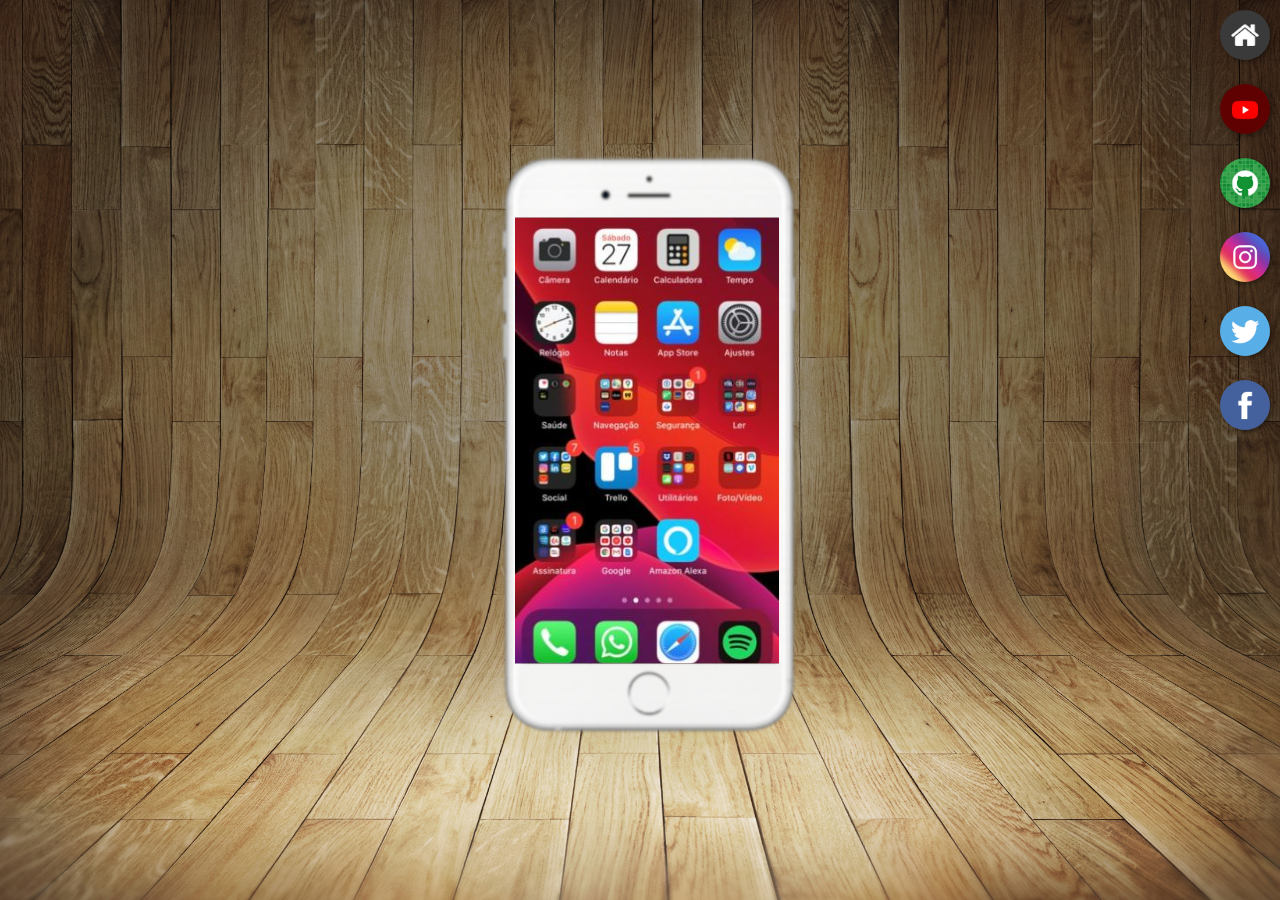
<file: index.html>
<!DOCTYPE html>
<html lang="pt-br">
<head>
    <meta charset="UTF-8">
    <meta name="viewport" content="width=device-width, initial-scale=1.0">
    <link rel="shortcut icon" href="favicon.ico" type="image/x-icon">
    <link rel="stylesheet" href="estilos/style.css">
    <title>Projeto Redes Sociais</title>
</head>
<body>
    <main>
        <section id="telefone">
            <iframe src="home.html" name="tela" id="tela" frameborder="0">
                Seu navegador não é compatível com isso.
            </iframe>
        </section>
        <section id="redes-sociais">
            <a href="home.html" target="tela"><img src="imagens/logo-home.jpg" alt="Home"></a> <br>
            <a href="youtube.html" target="tela"><img src="imagens/logo-youtube.jpg" alt="Youtube"></a> <br>
            <a href="github.html" target="tela"><img src="imagens/logo-github.jpg" alt="GitHub"></a> <br>
            <a href="instagram.html" target="tela"><img src="imagens/logo-instagram.jpg" alt="Instagram"></a> <br>
            <a href="twitter.html" target="tela"><img src="imagens/logo-twitter.jpg" alt="Twitter"></a> <br>
            <a href="facebook.html" target="tela"><img src="imagens/logo-facebook.jpg" alt="Facebook"></a>
        </section>
    </main>
</body>
</html>
</file>
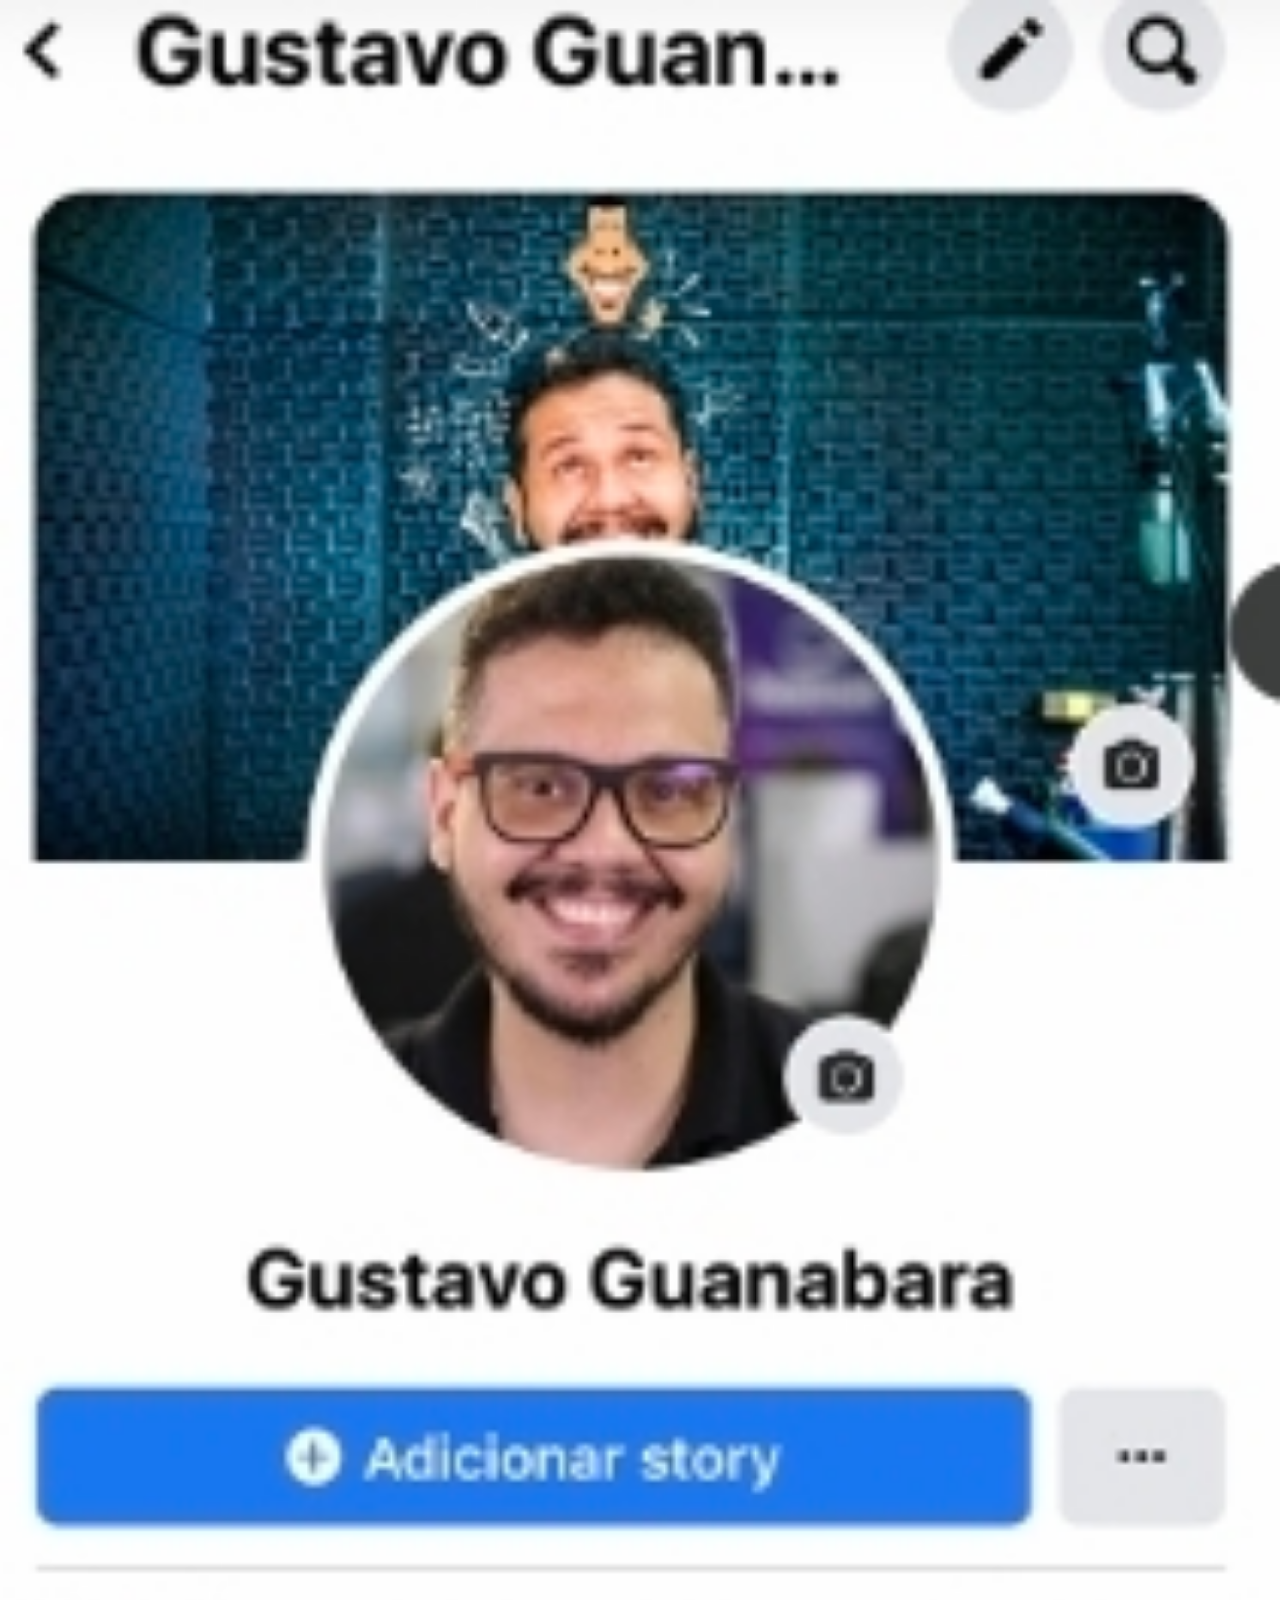
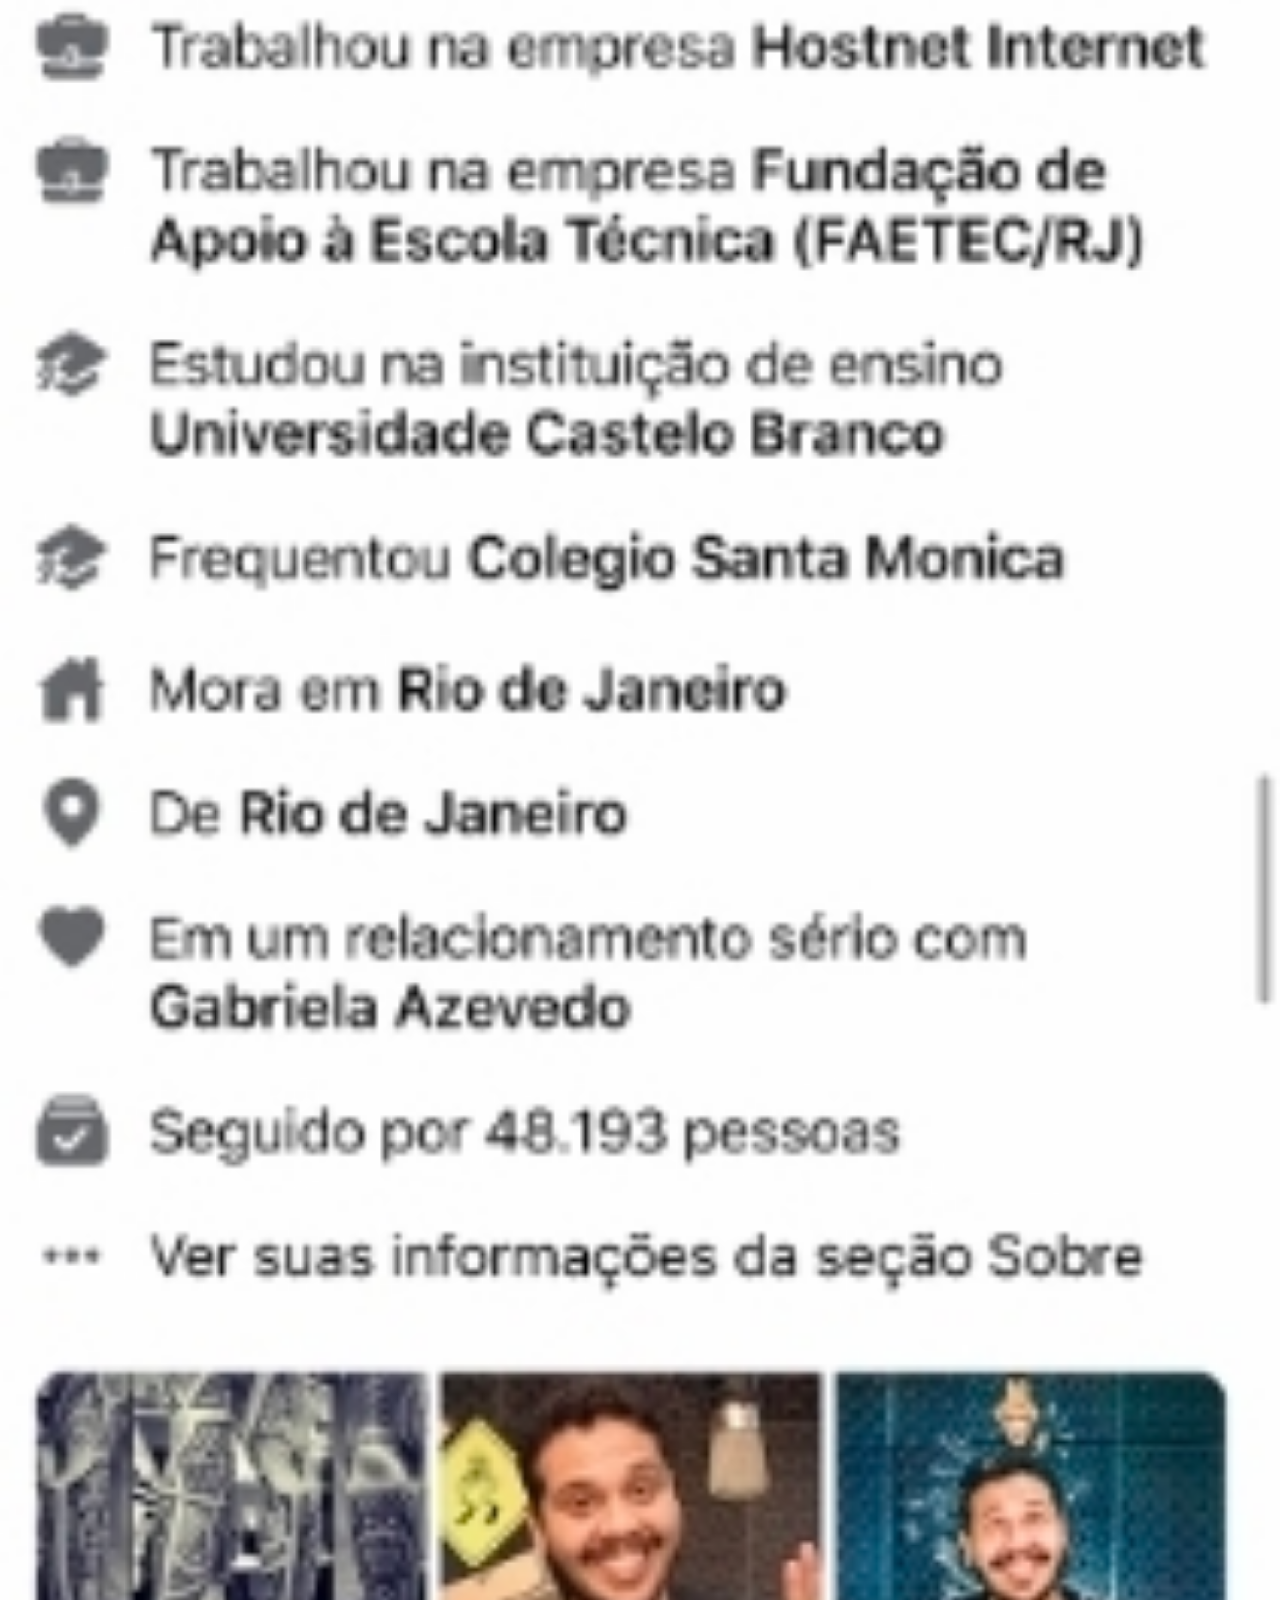
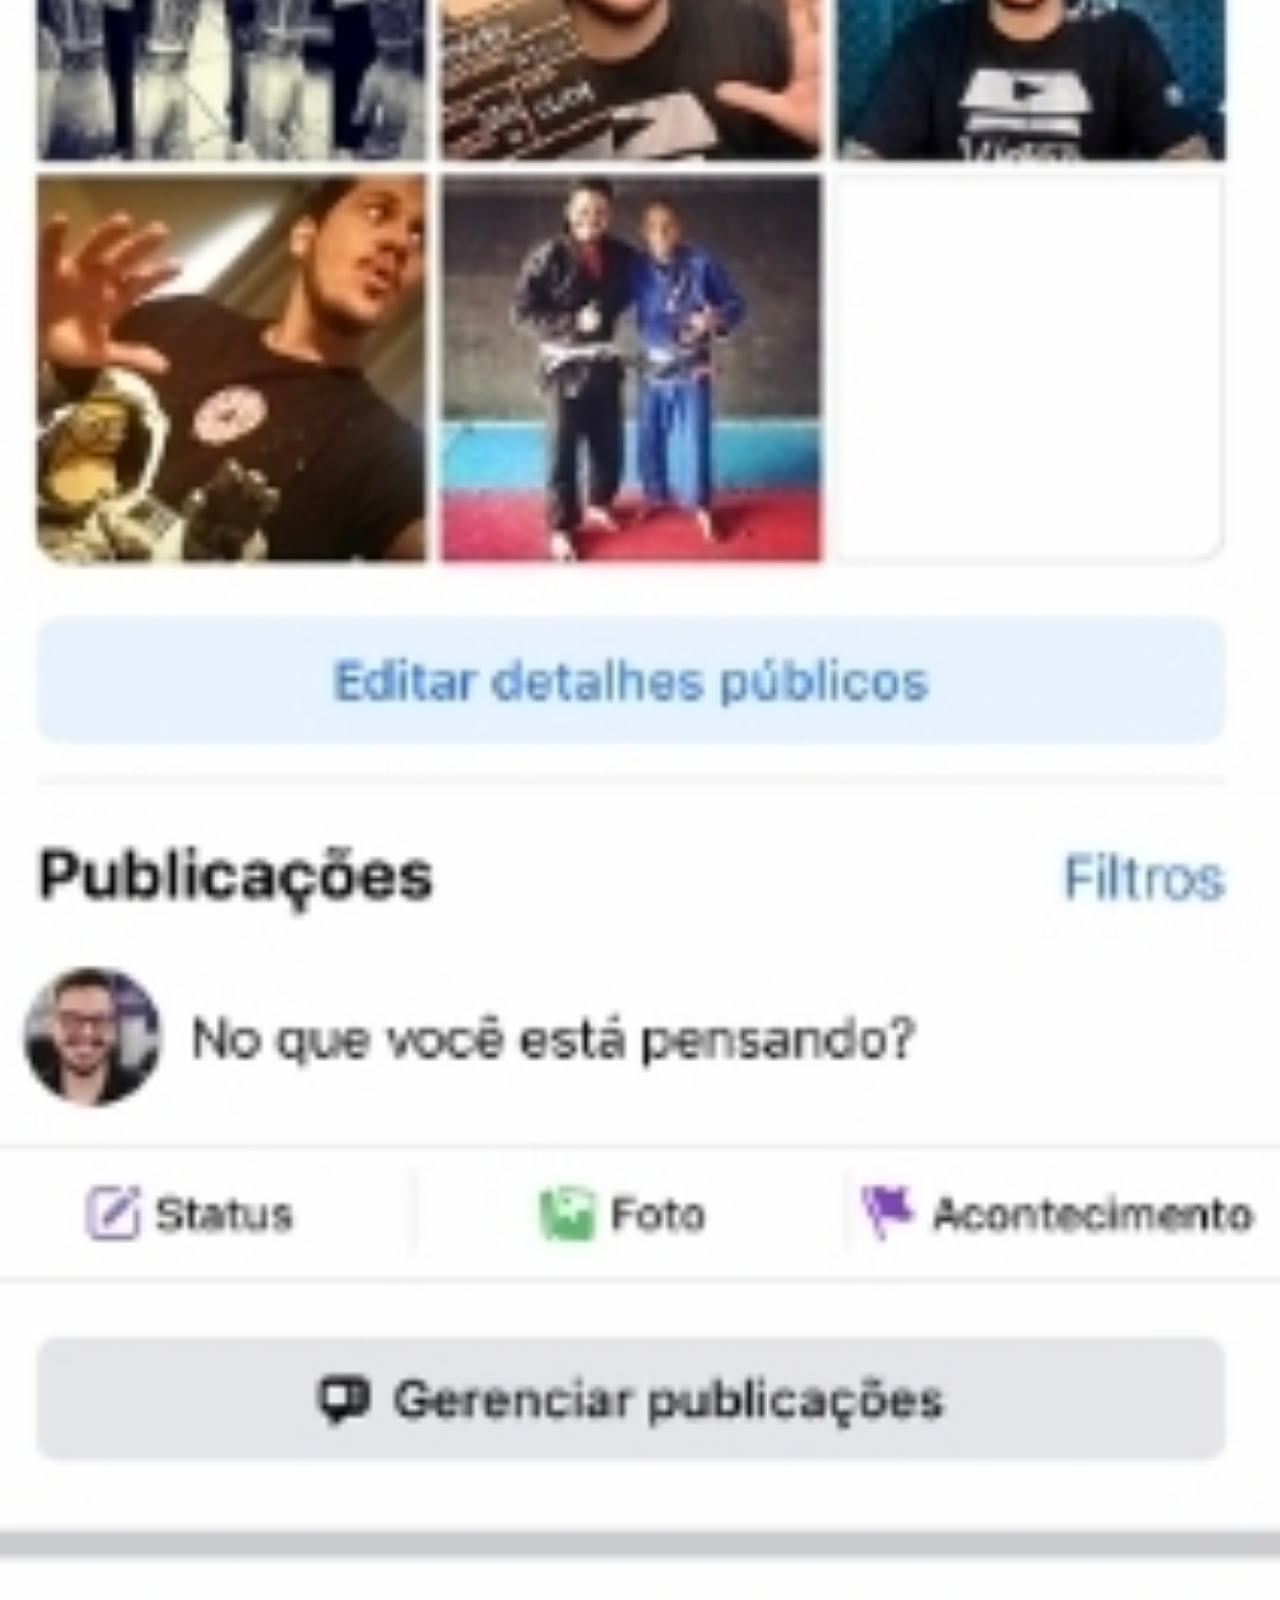
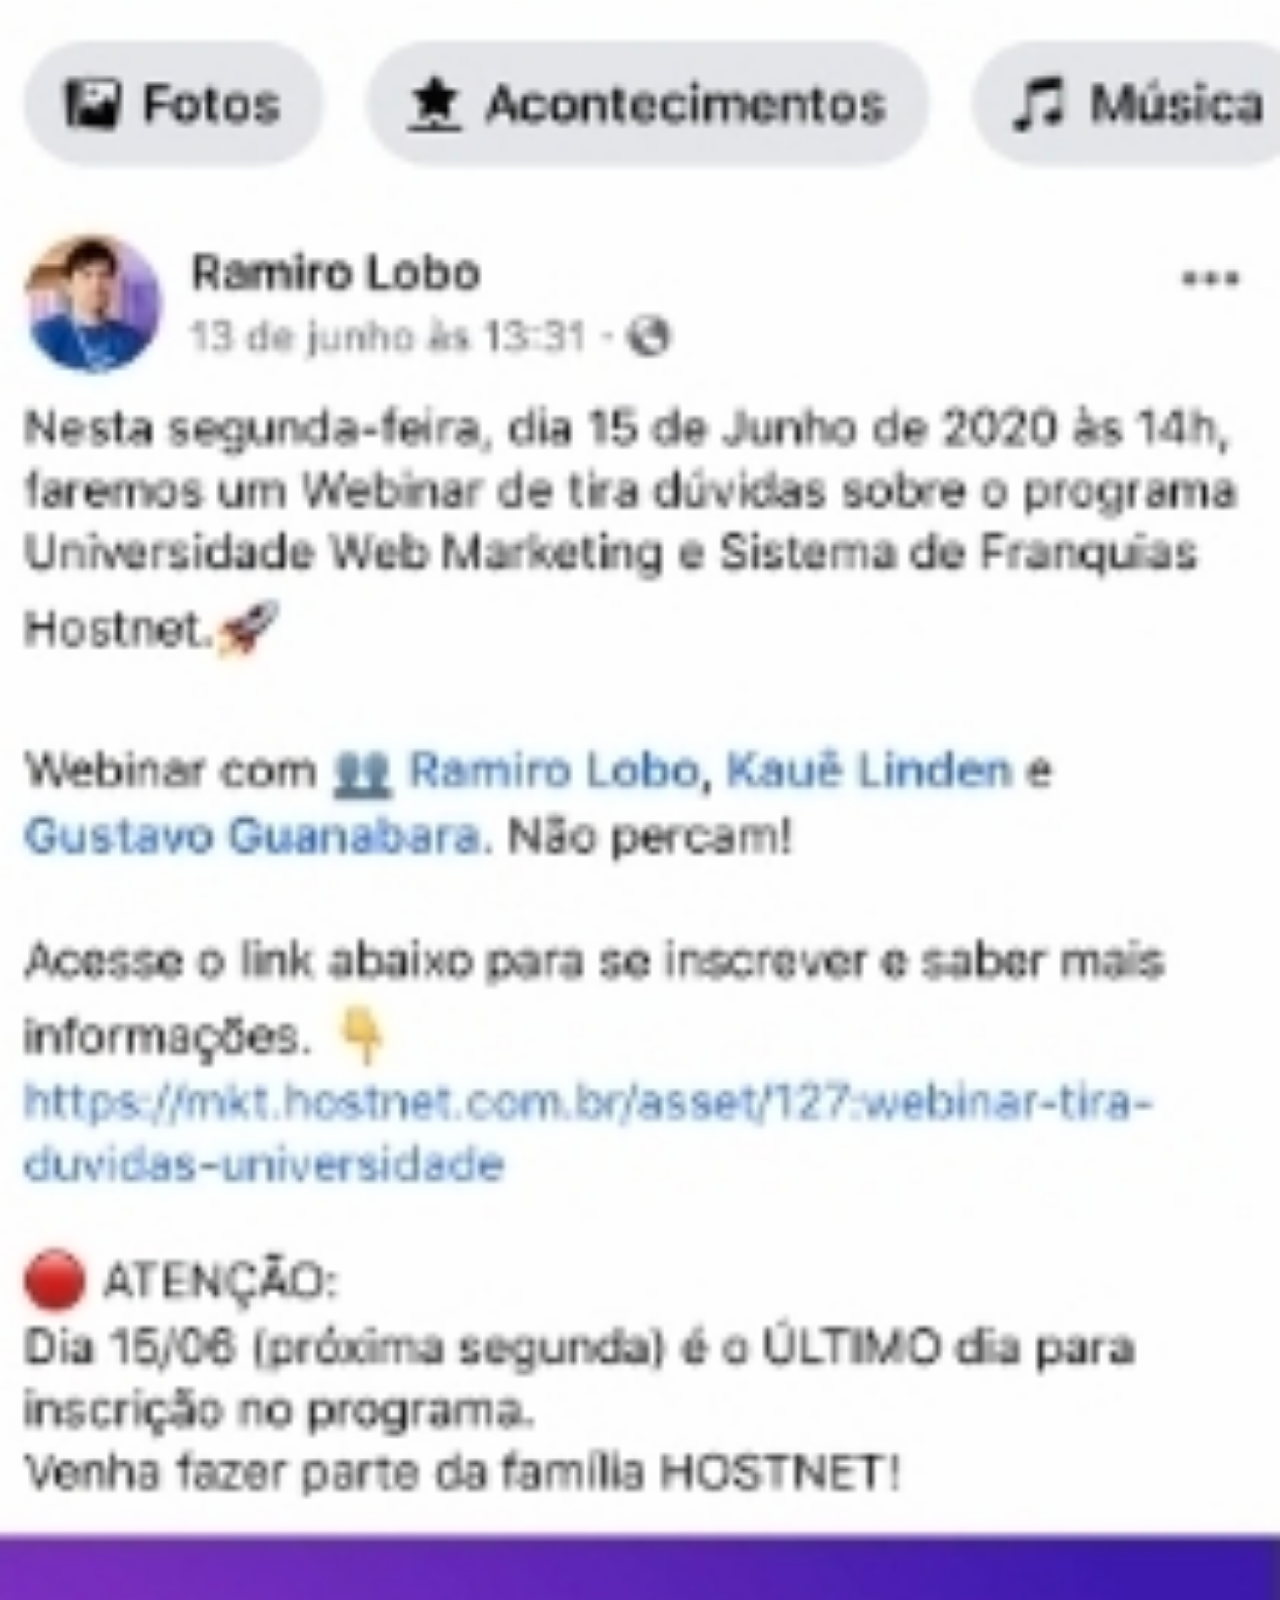
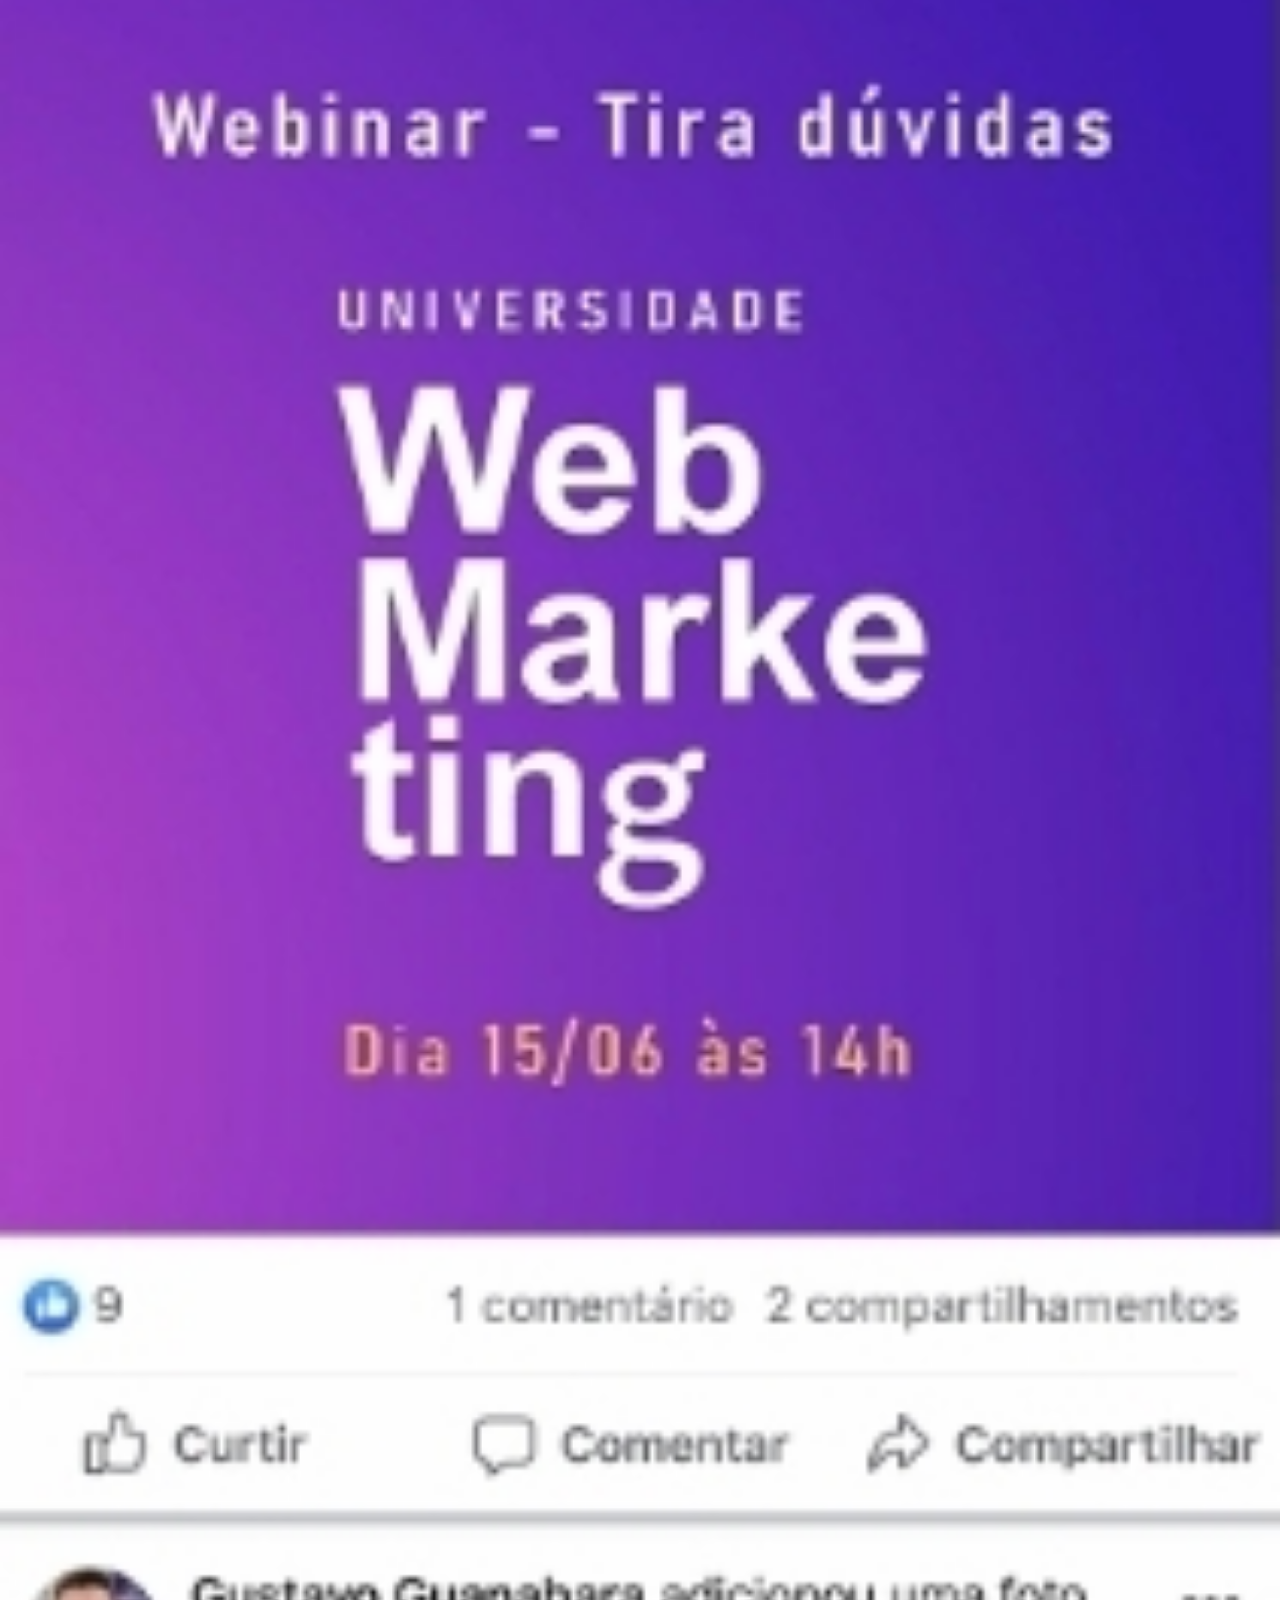
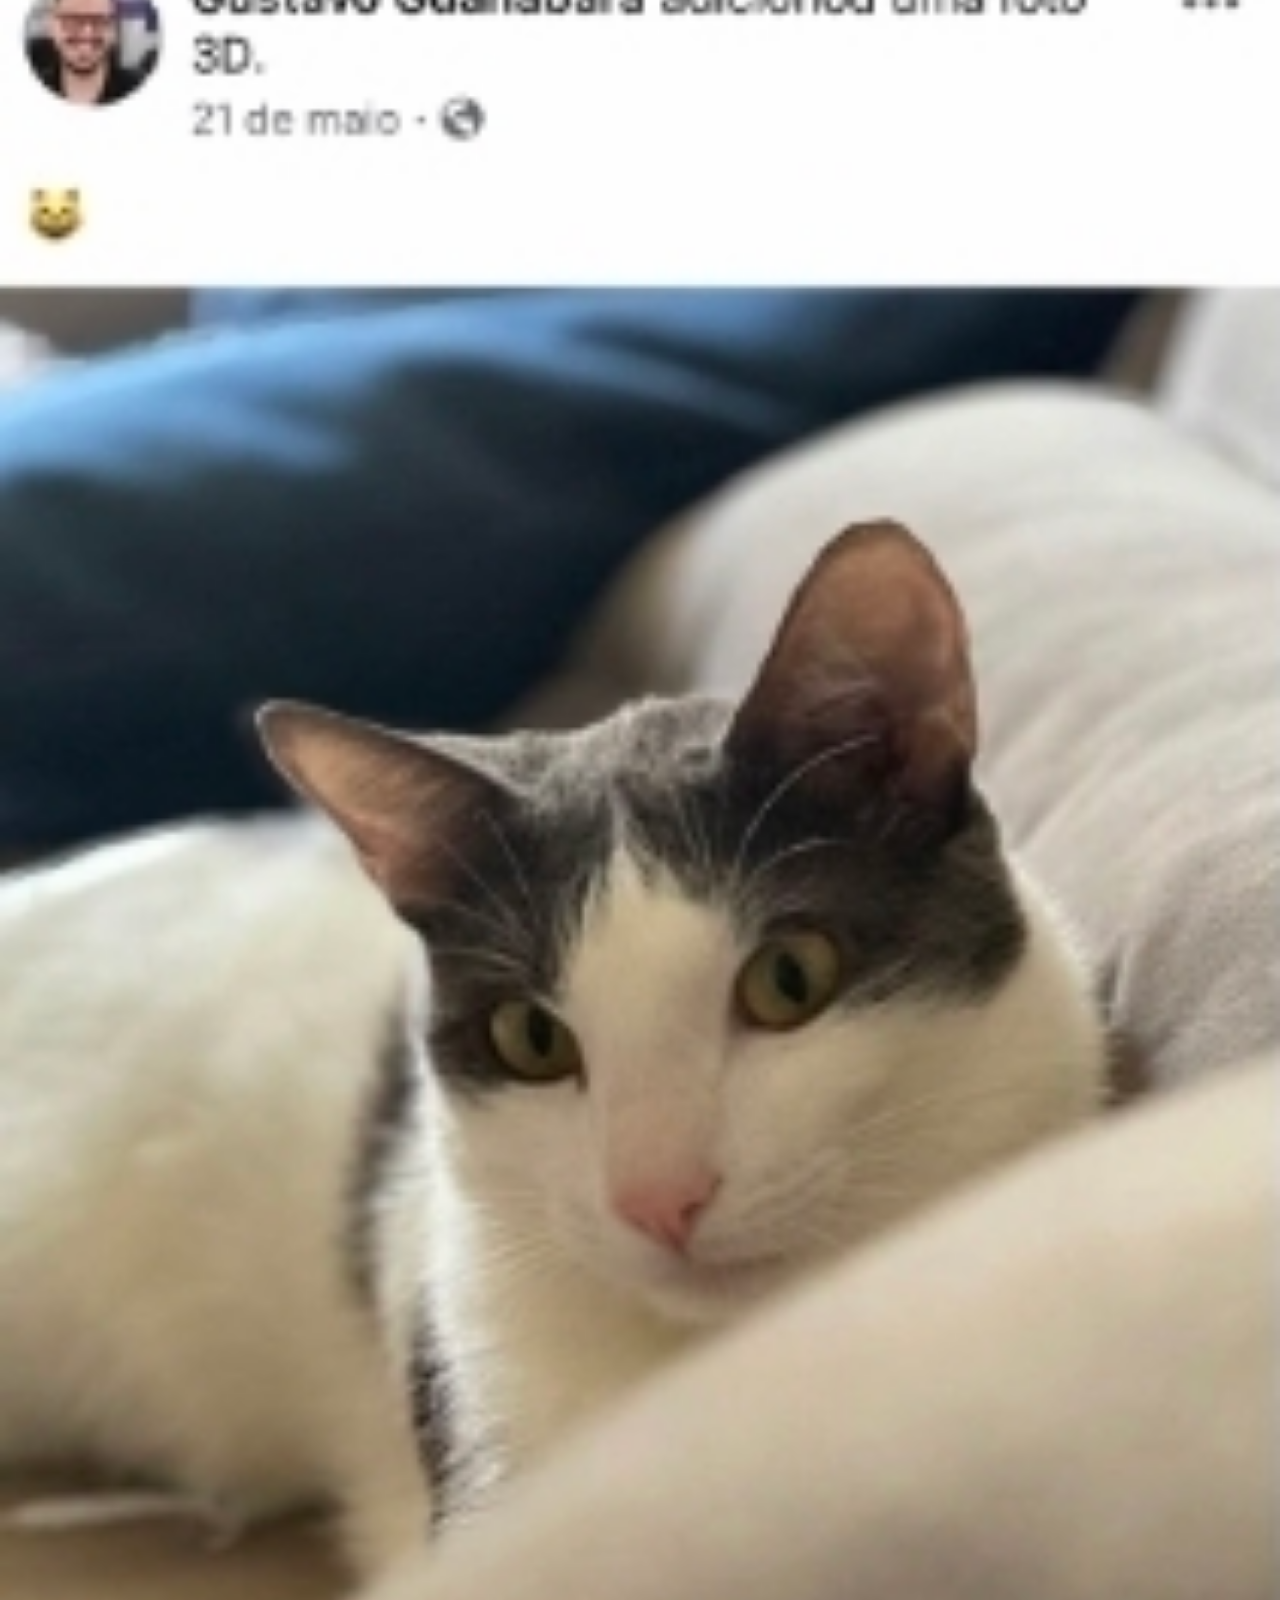
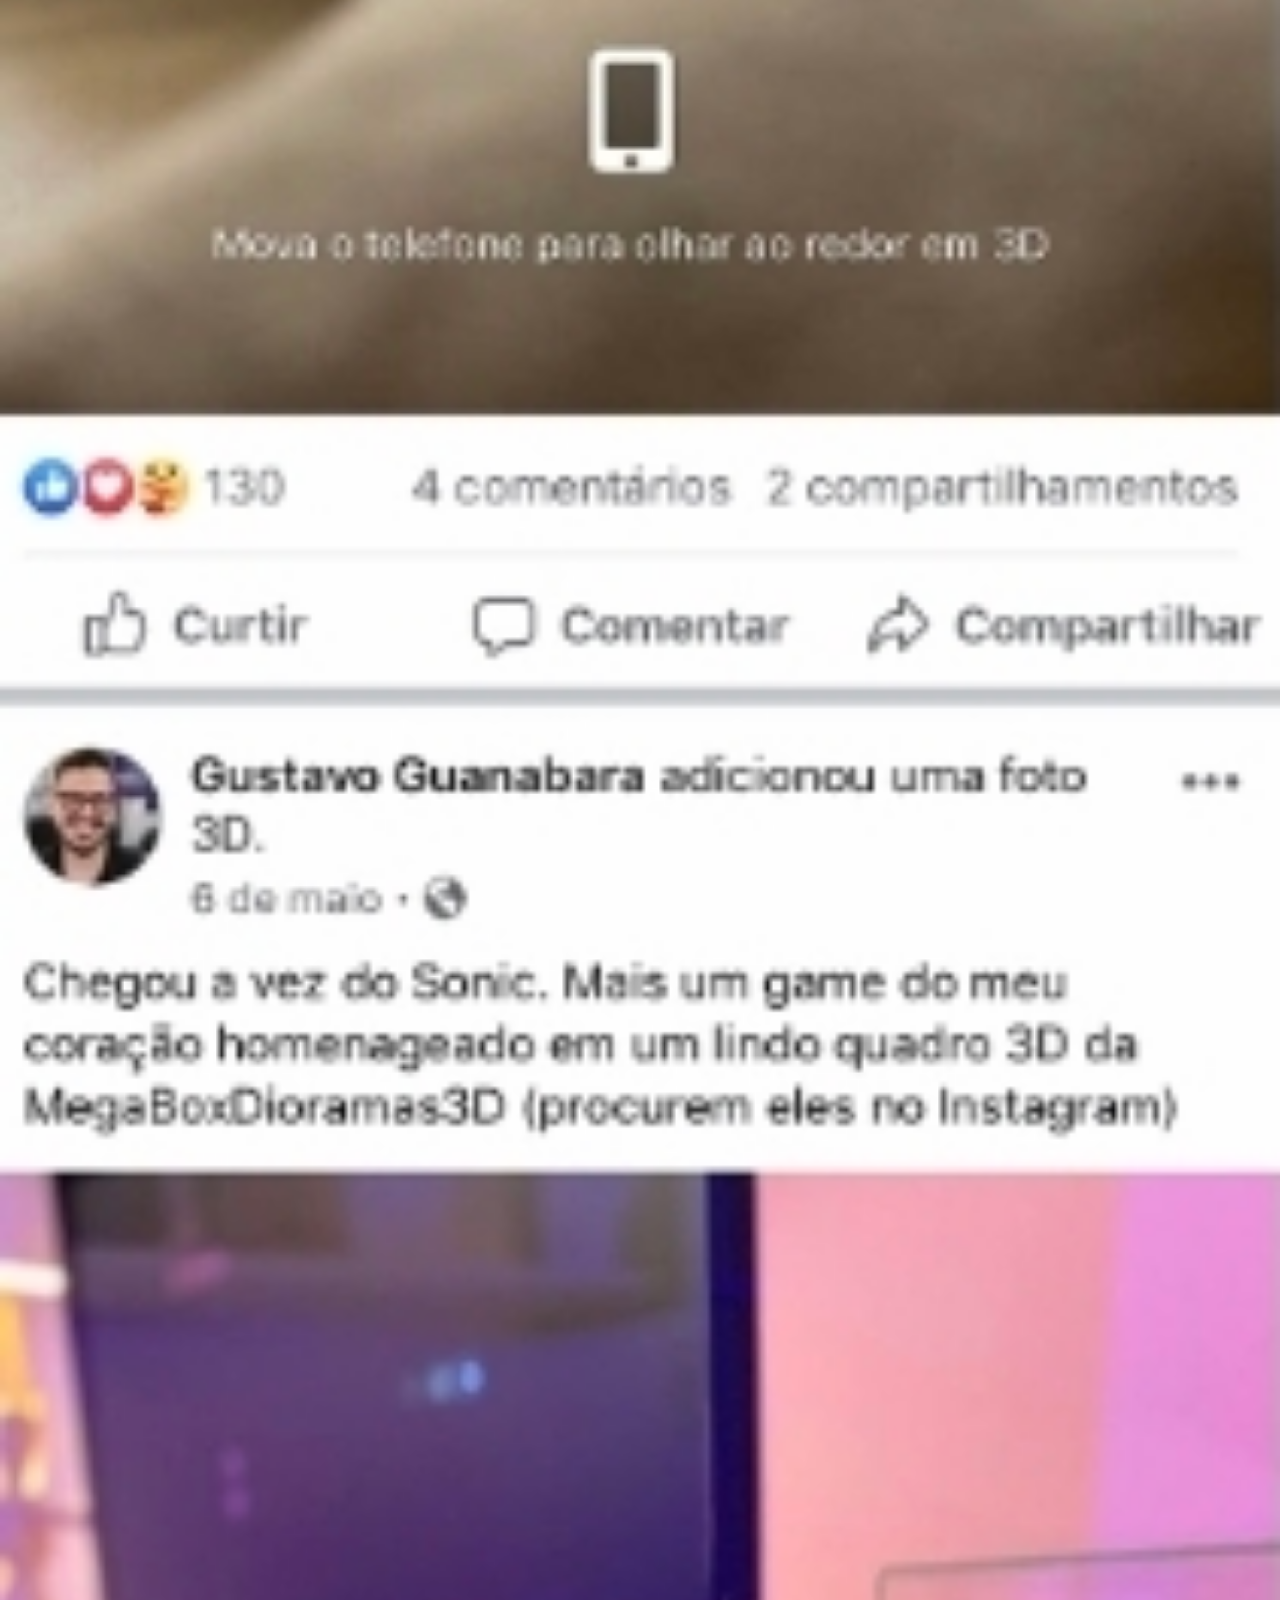
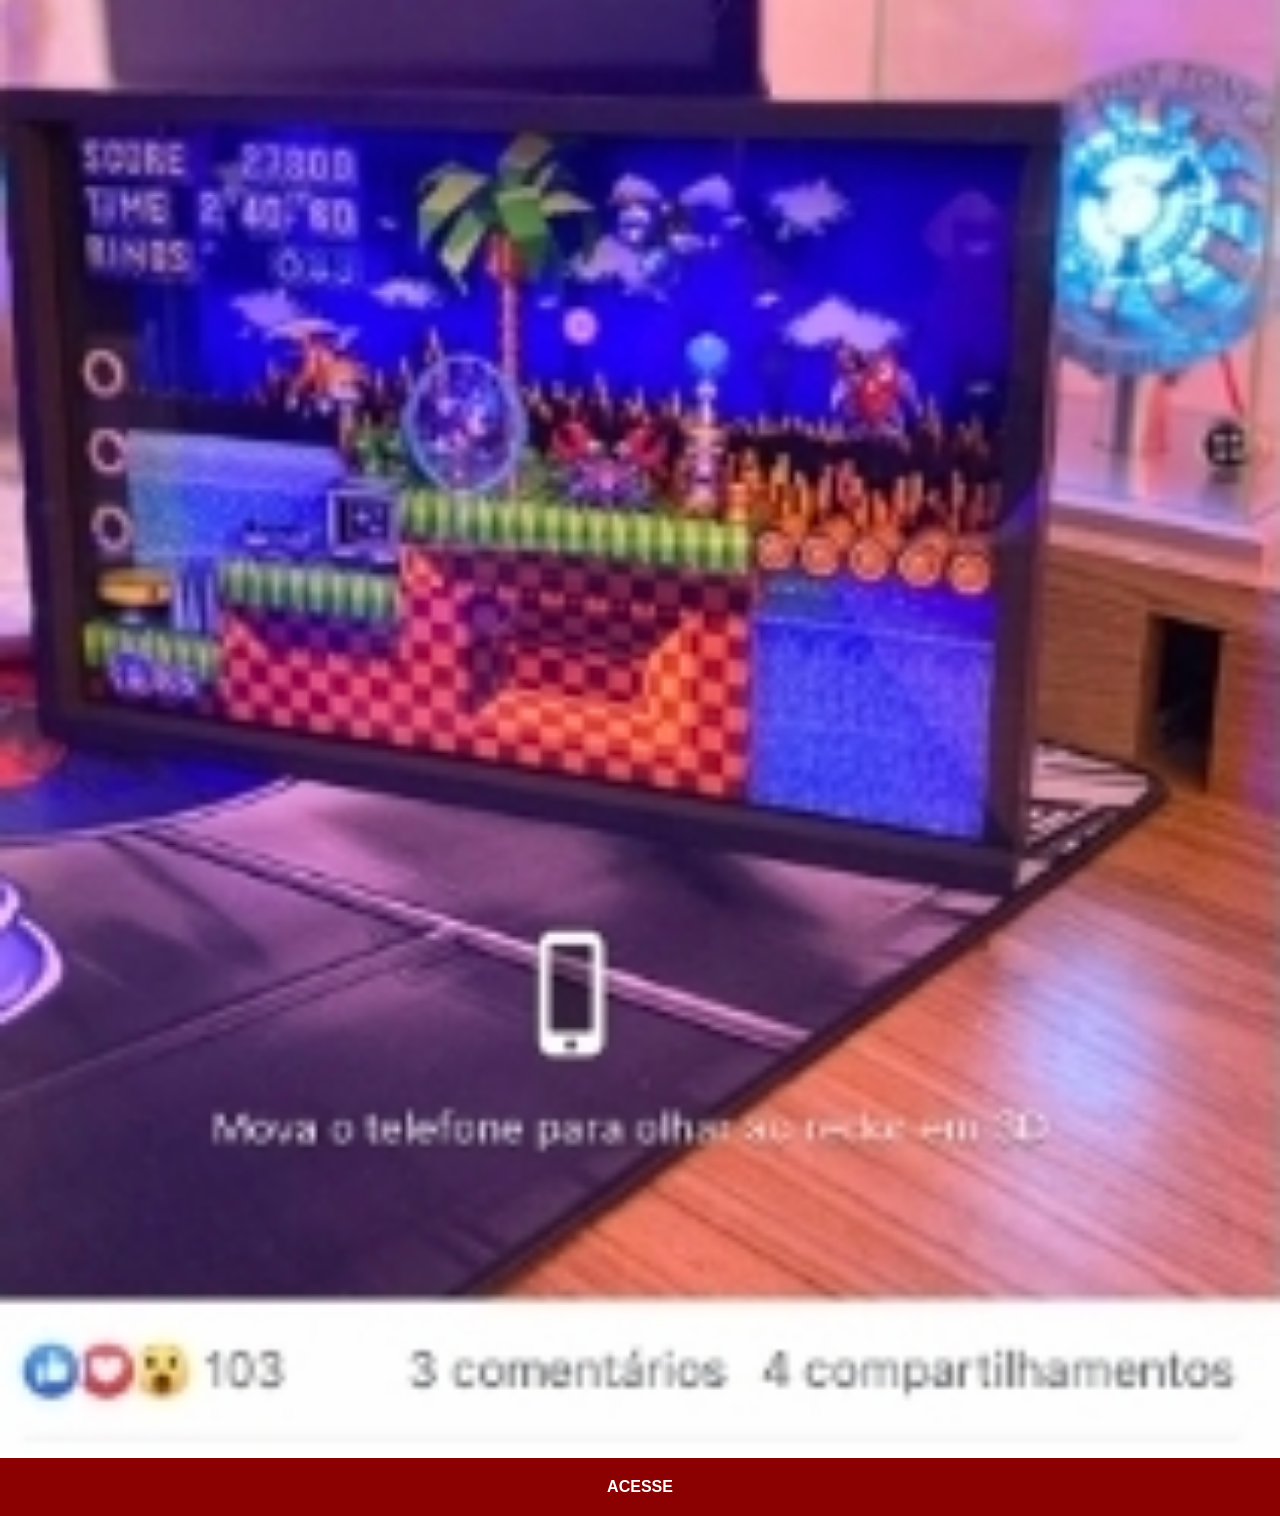
<file: facebook.html>
<!DOCTYPE html>
<html lang="pt-br">
<head>
    <meta charset="UTF-8">
    <meta name="viewport" content="width=device-width, initial-scale=1.0">
    <title>Facebook</title>
    <link rel="stylesheet" href="estilos/social.css">
</head>
<body>
    <img src="imagens/tela-facebook.jpg" alt="Facebook">
    <a href="https://www.facebook.com/gustavoguanabara/" target="_blank">ACESSE</a>
</body>
</html>
</file>
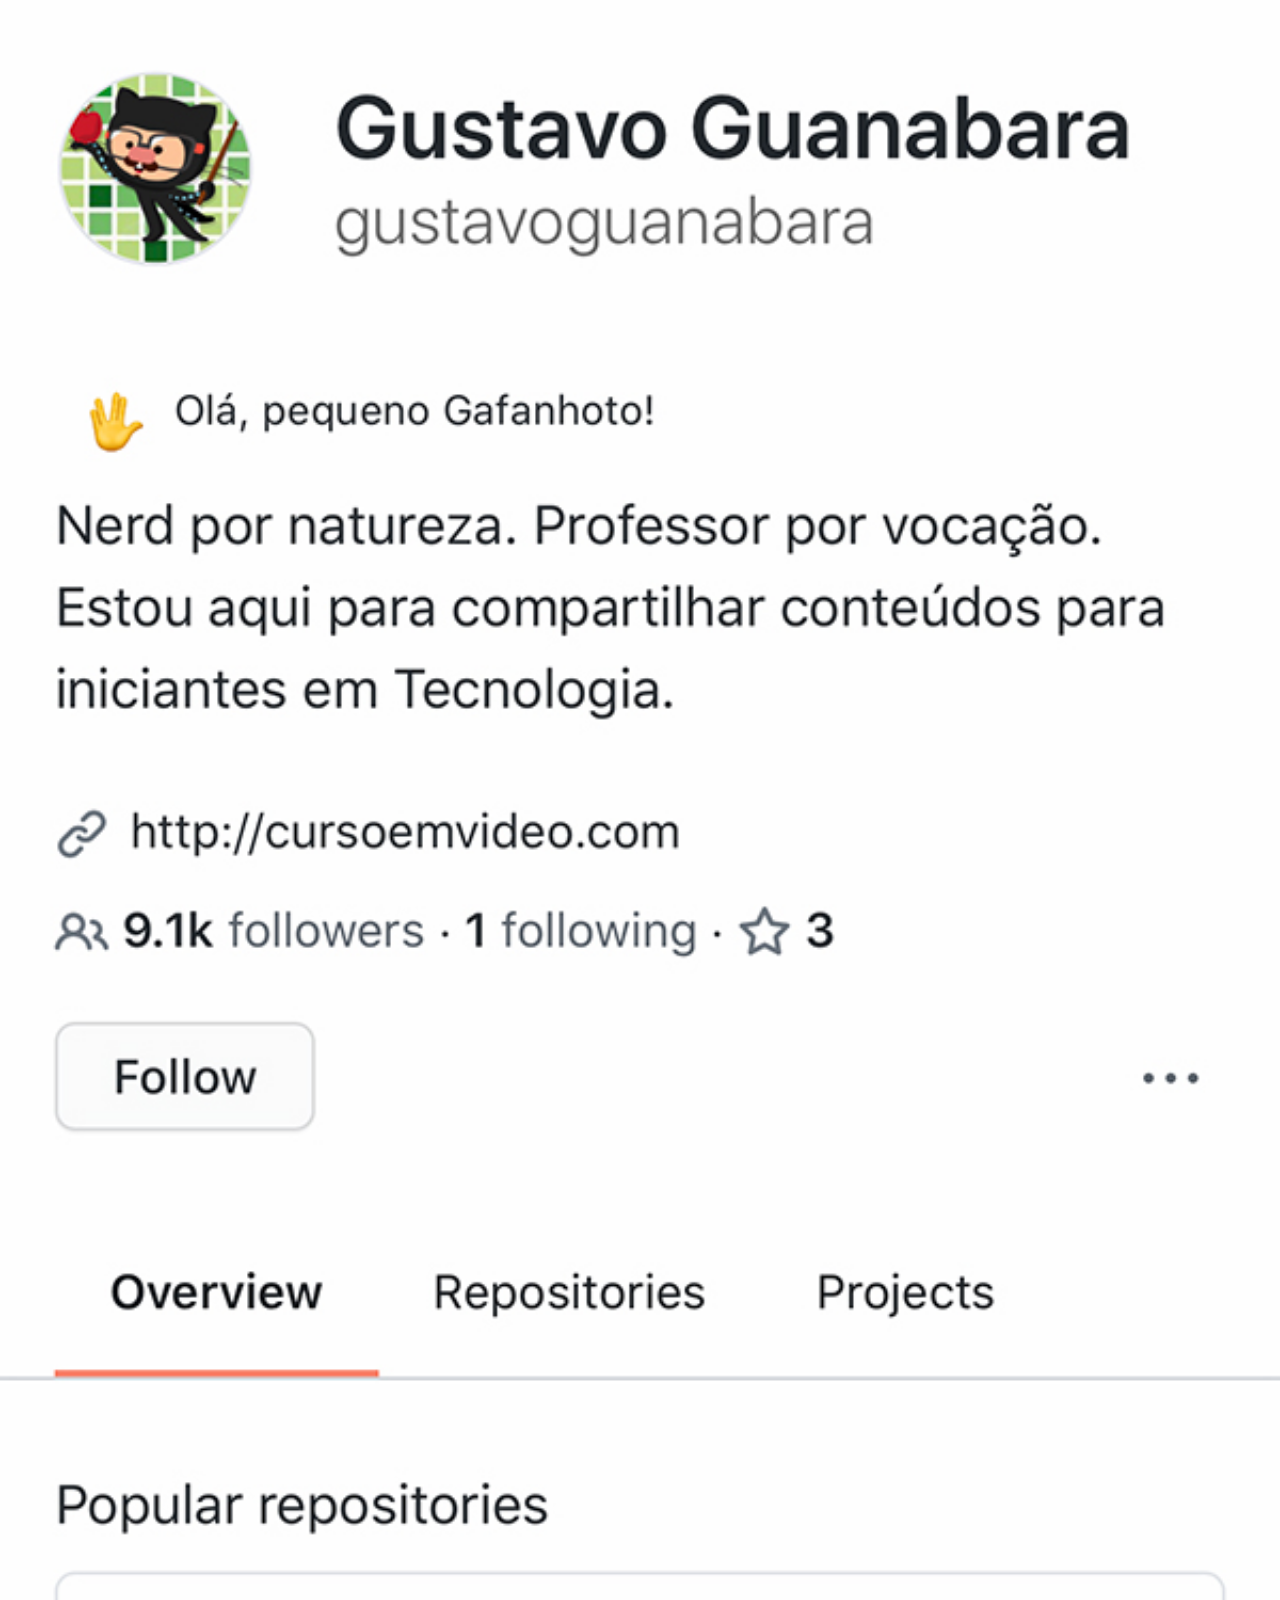
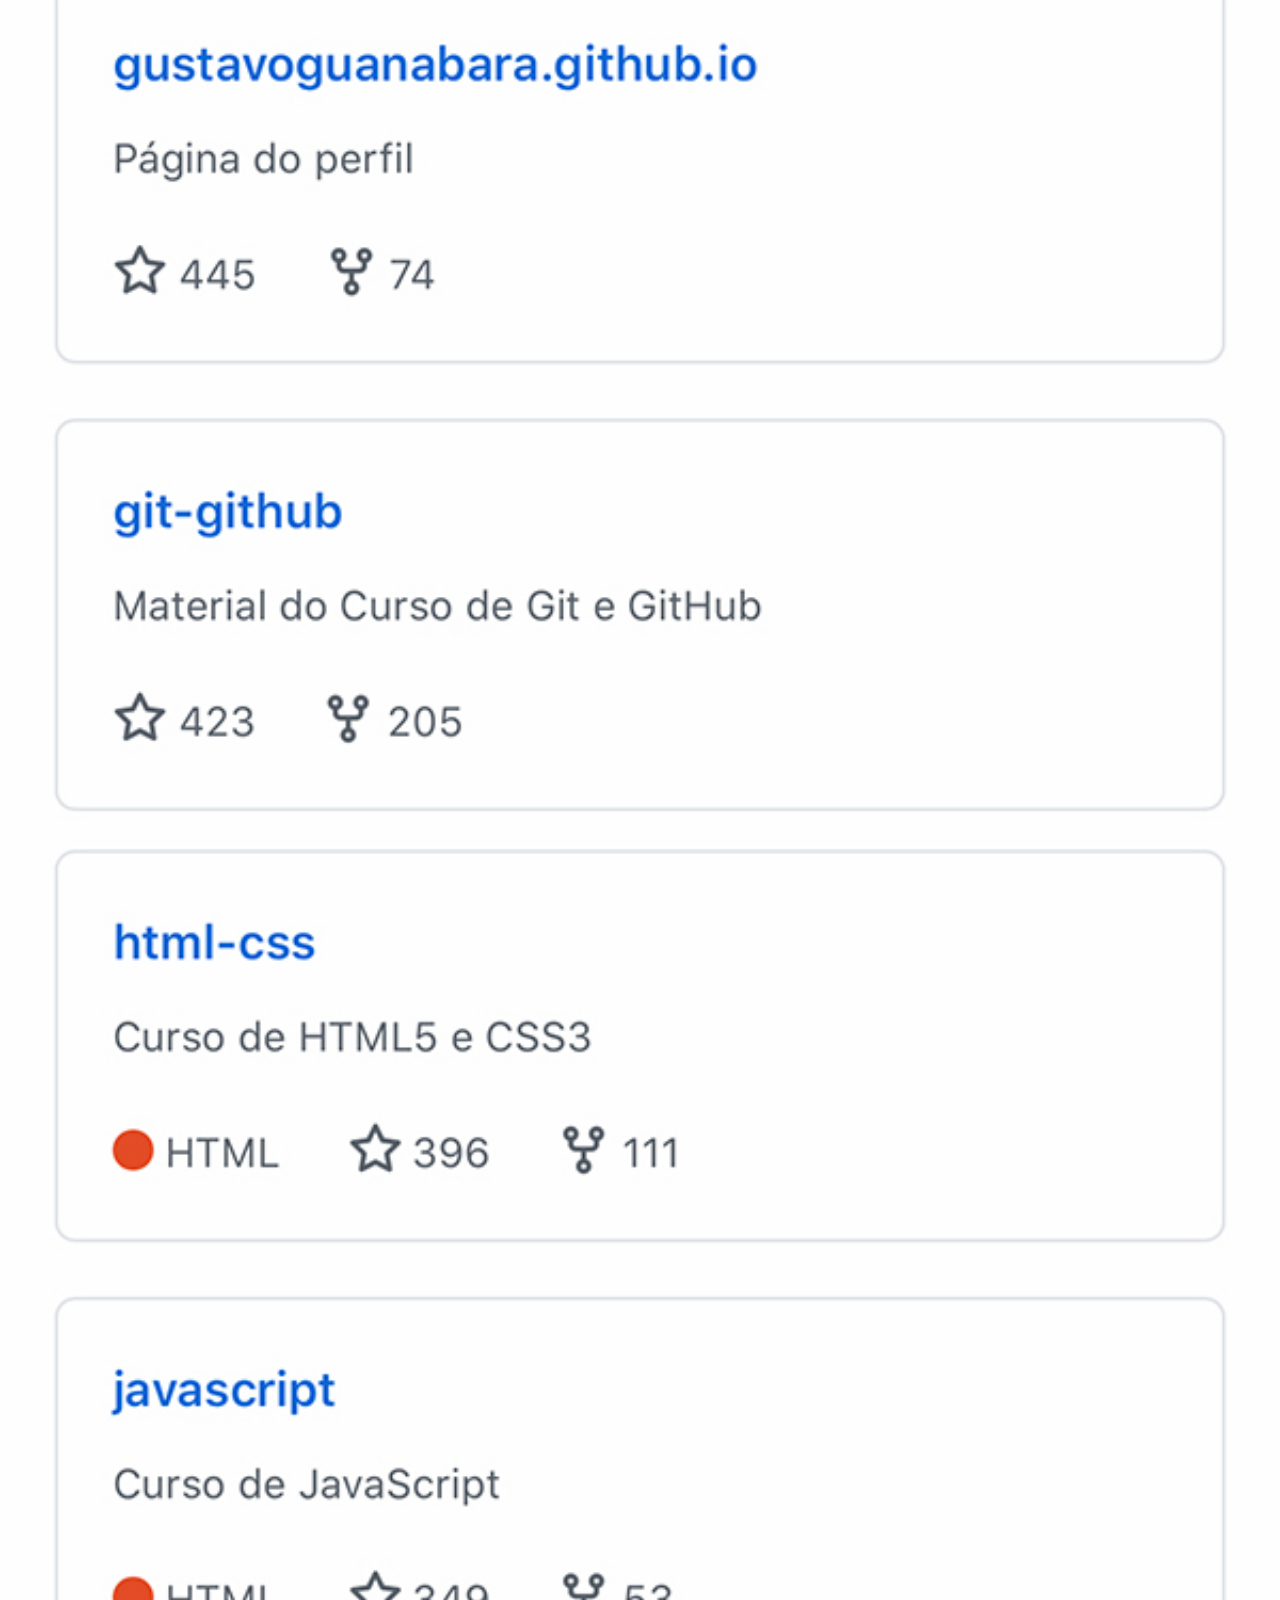
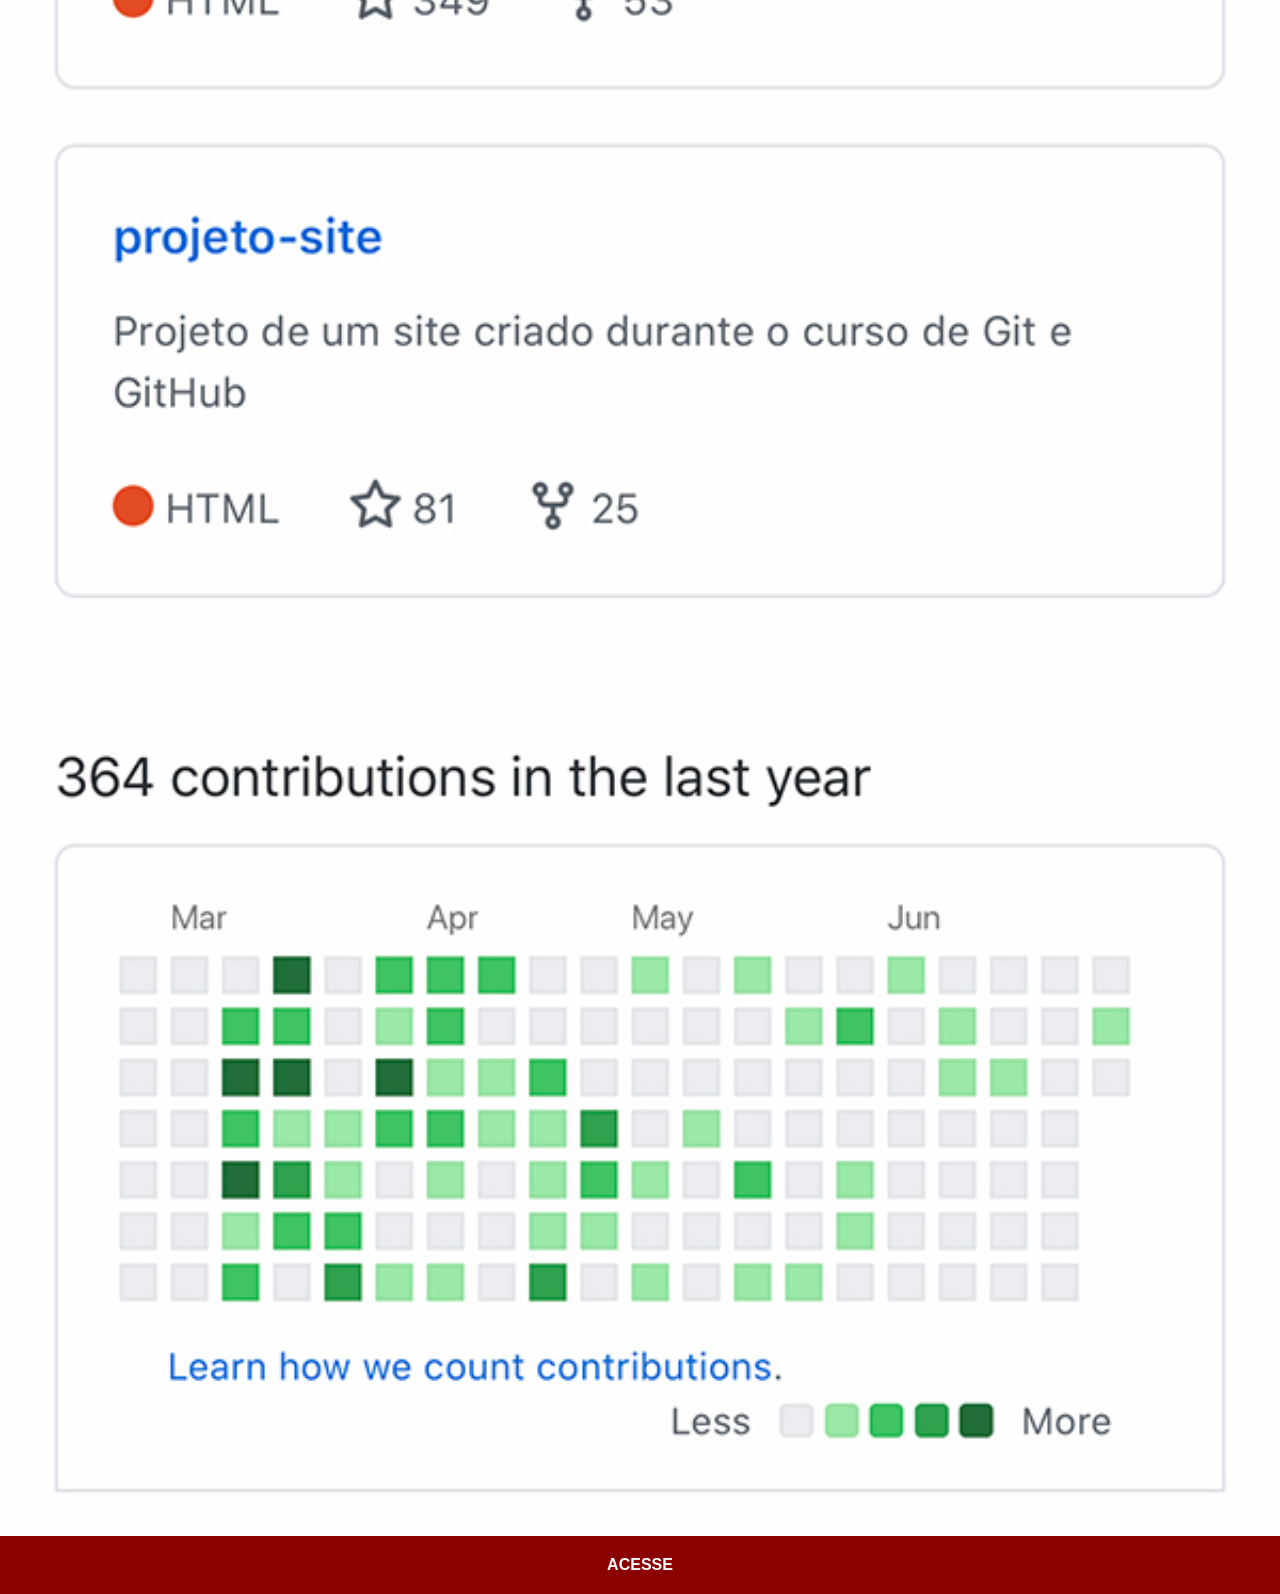
<file: github.html>
<!DOCTYPE html>
<html lang="pt-br">
<head>
    <meta charset="UTF-8">
    <meta name="viewport" content="width=device-width, initial-scale=1.0">
    <title>Github</title>
    <link rel="stylesheet" href="estilos/social.css">
</head>
<body>
    <img src="imagens/tela-github.jpg" alt="Github">
    <a href="https://github.com/gustavoguanabara" target="_blank">ACESSE</a>
</body>
</html>
</file>
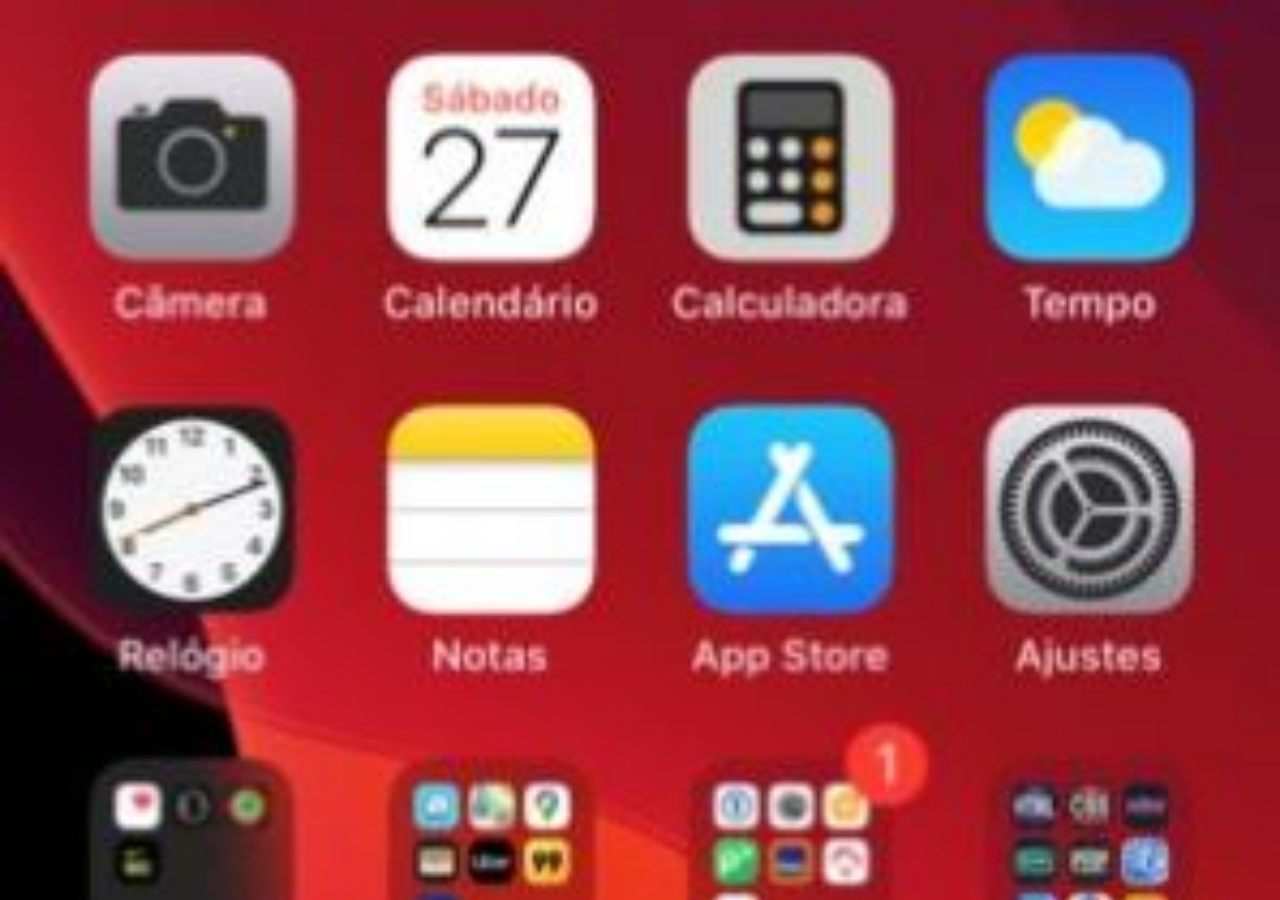
<file: home.html>
<!DOCTYPE html>
<html lang="pt-br">
<head>
    <meta charset="UTF-8">
    <meta name="viewport" content="width=device-width, initial-scale=1.0">
    <title>Home</title>
    <style>
        *{
            margin: 0px;
            padding: 0px;
        }

        body{
            width: 100vw;
            height: 100vh;
            background: black url('imagens/tela-home.jpg') no-repeat top center;
            background-size: cover;
        }
    </style>
</head>
<body>
    
</body>
</html>
</file>
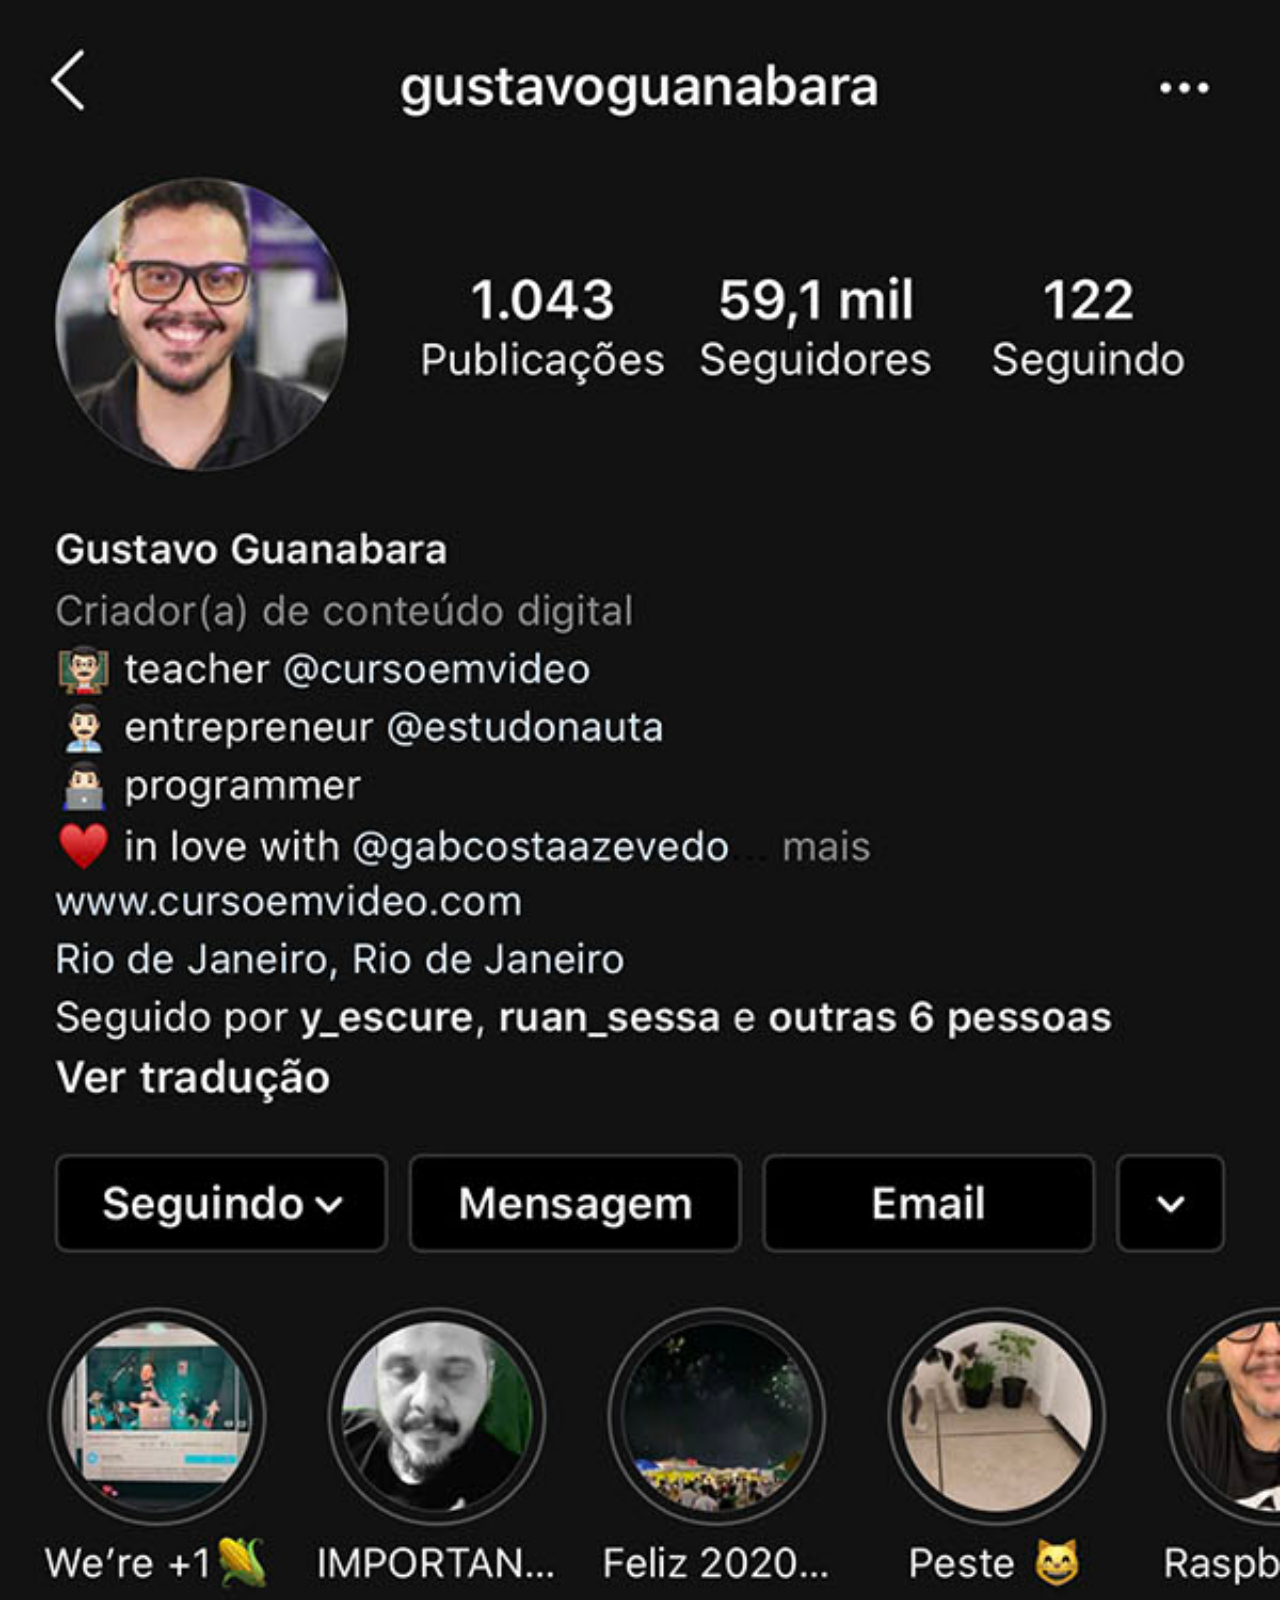
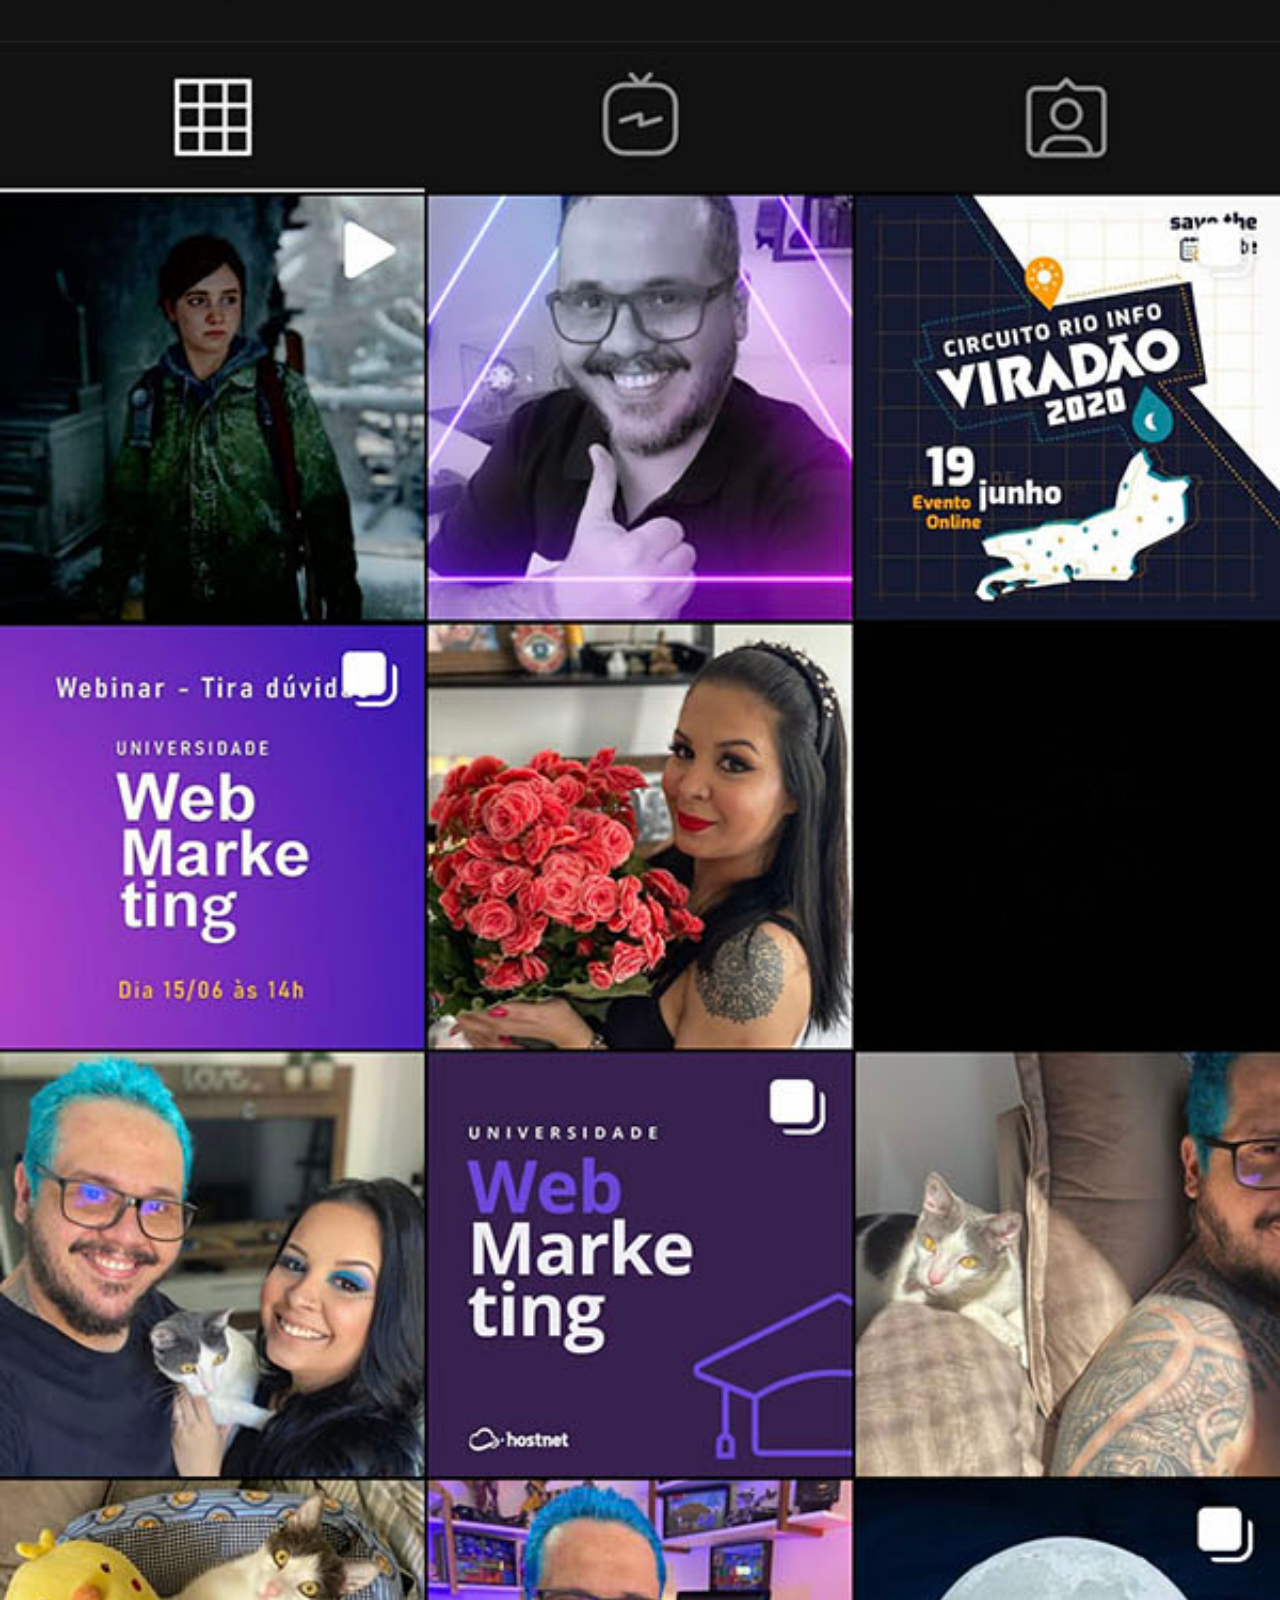
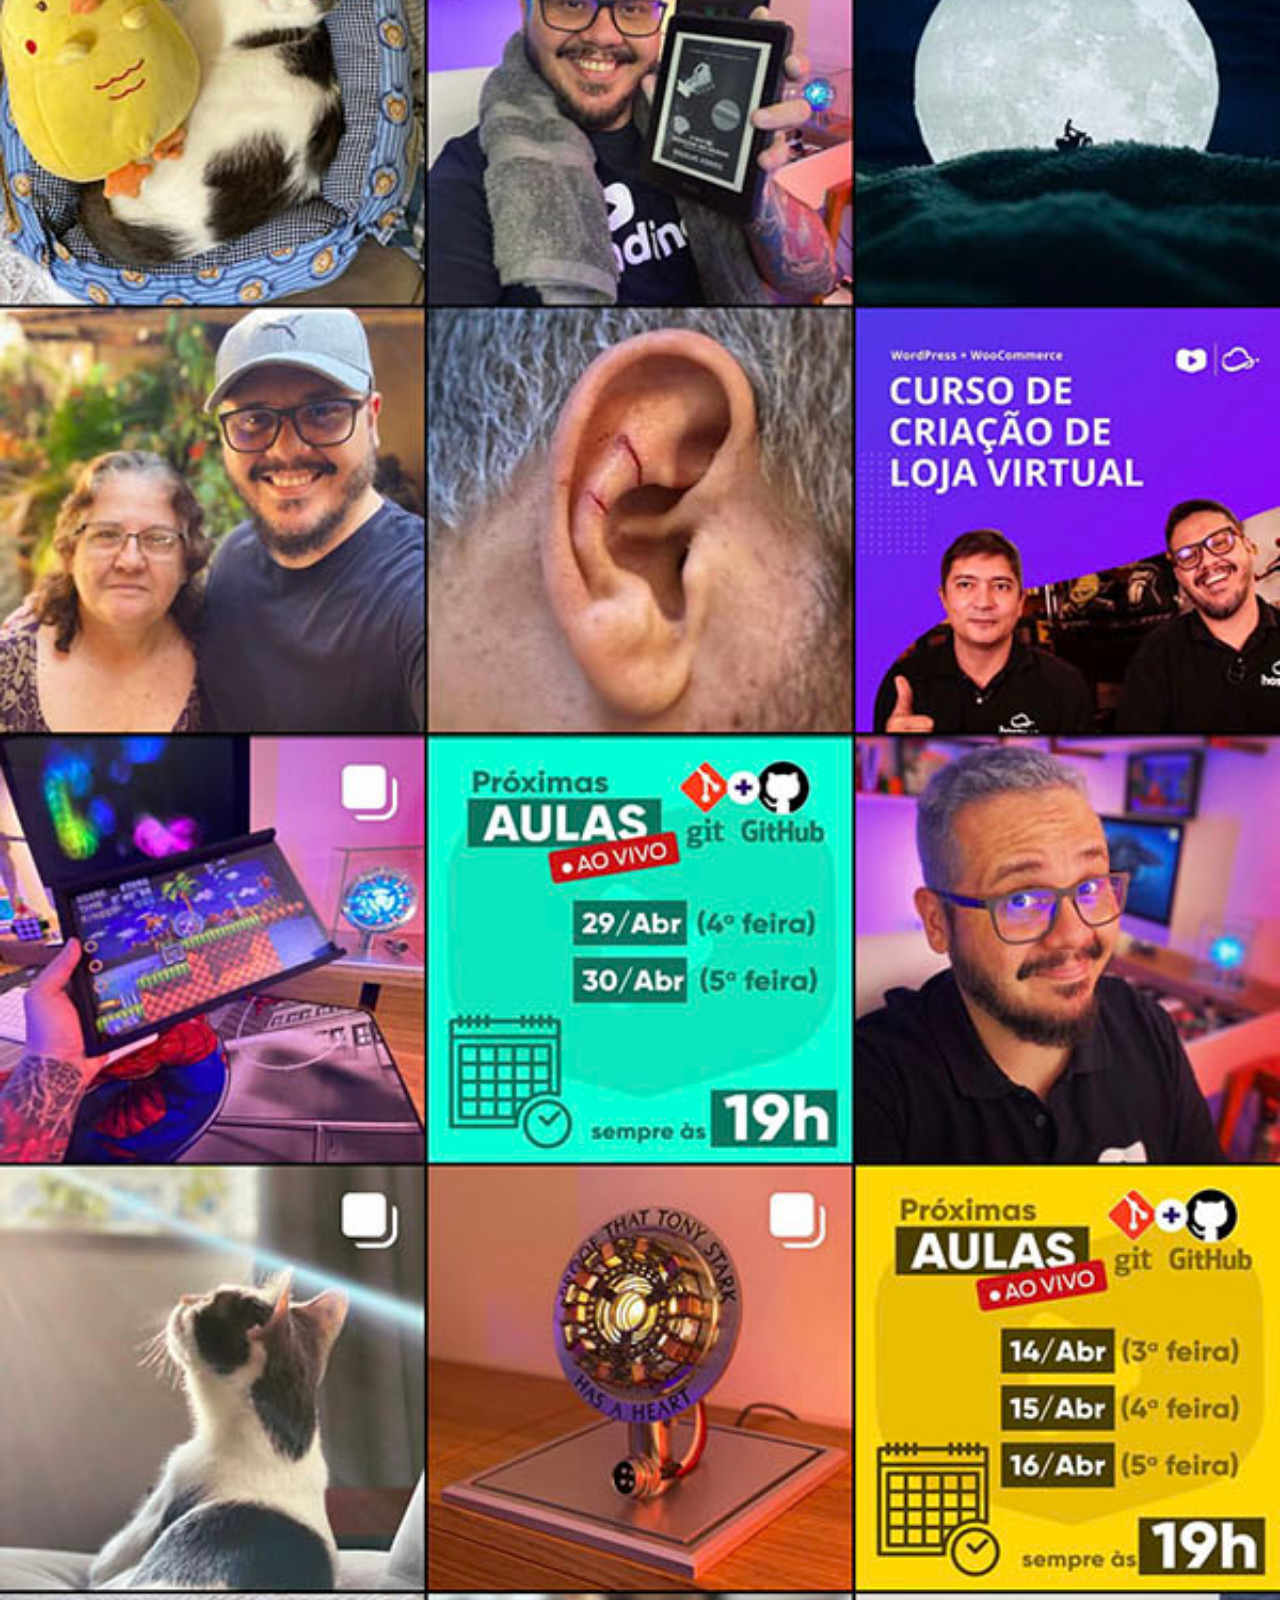
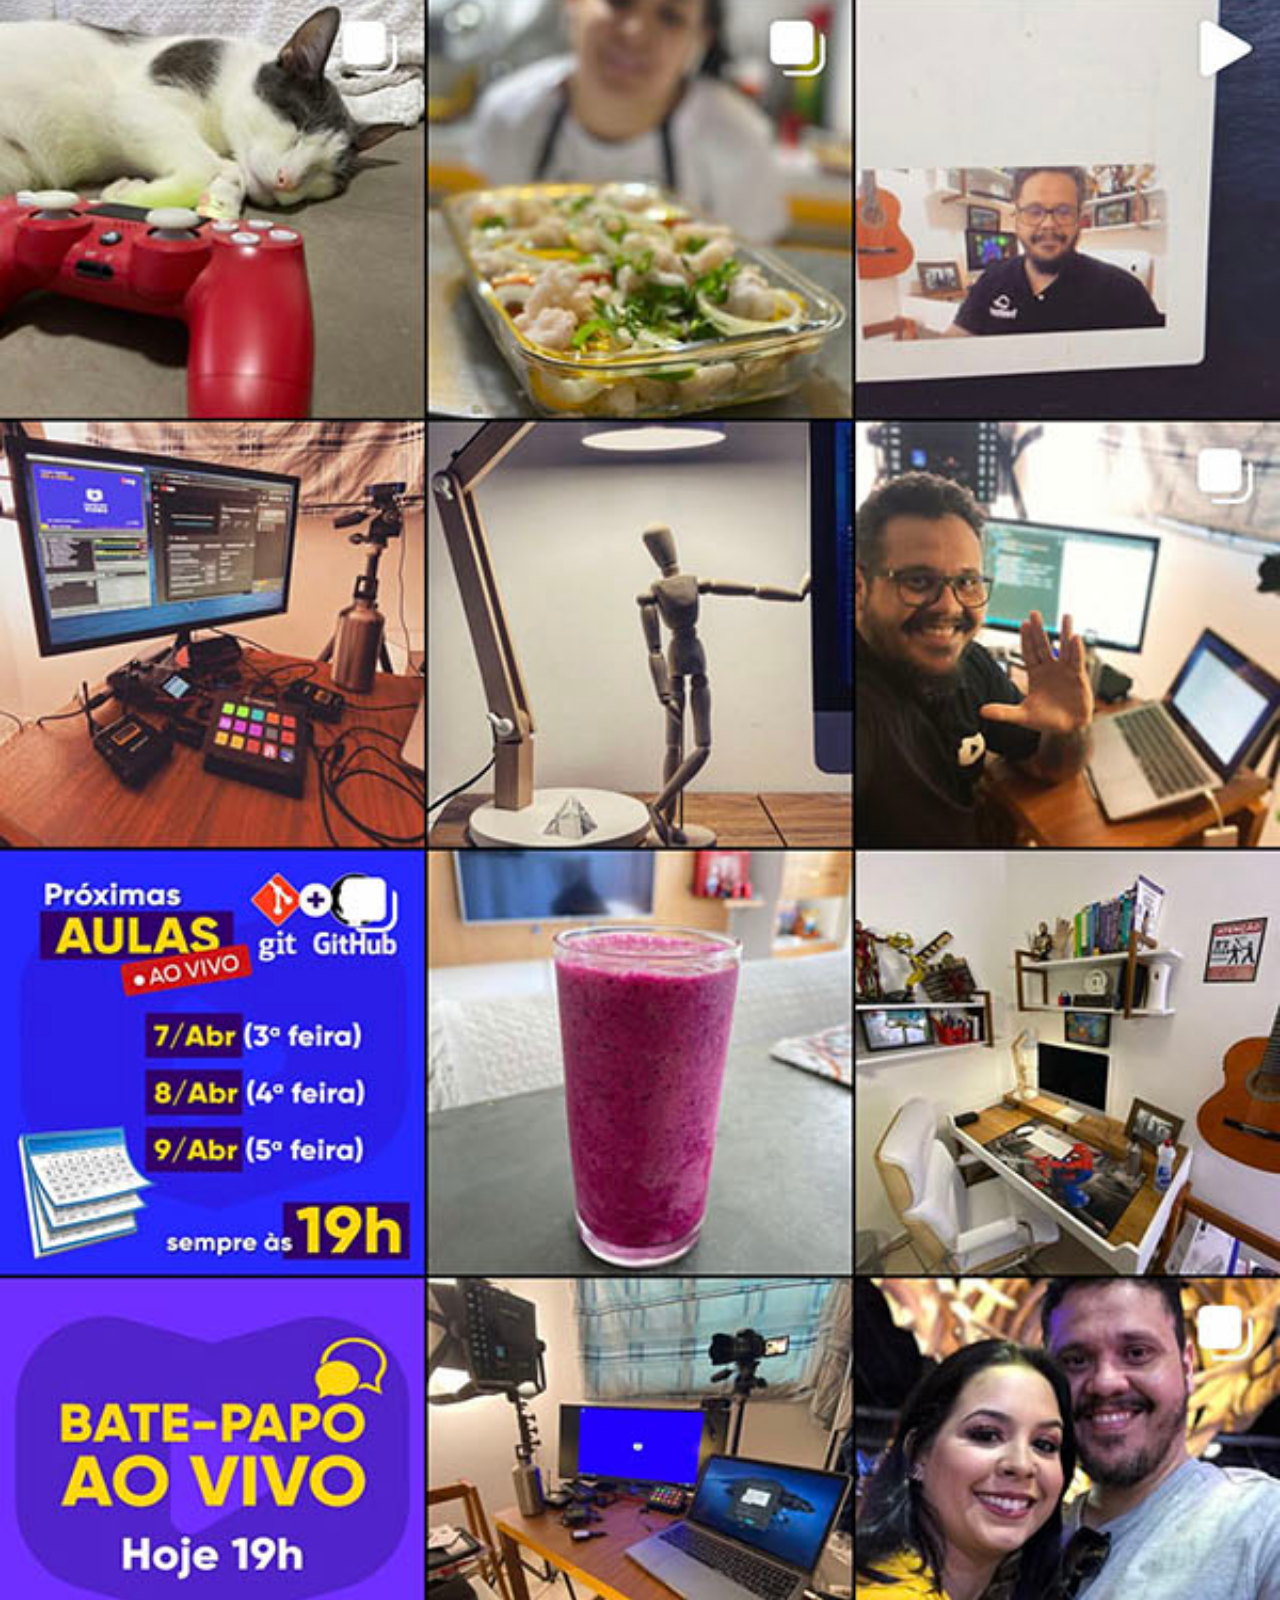
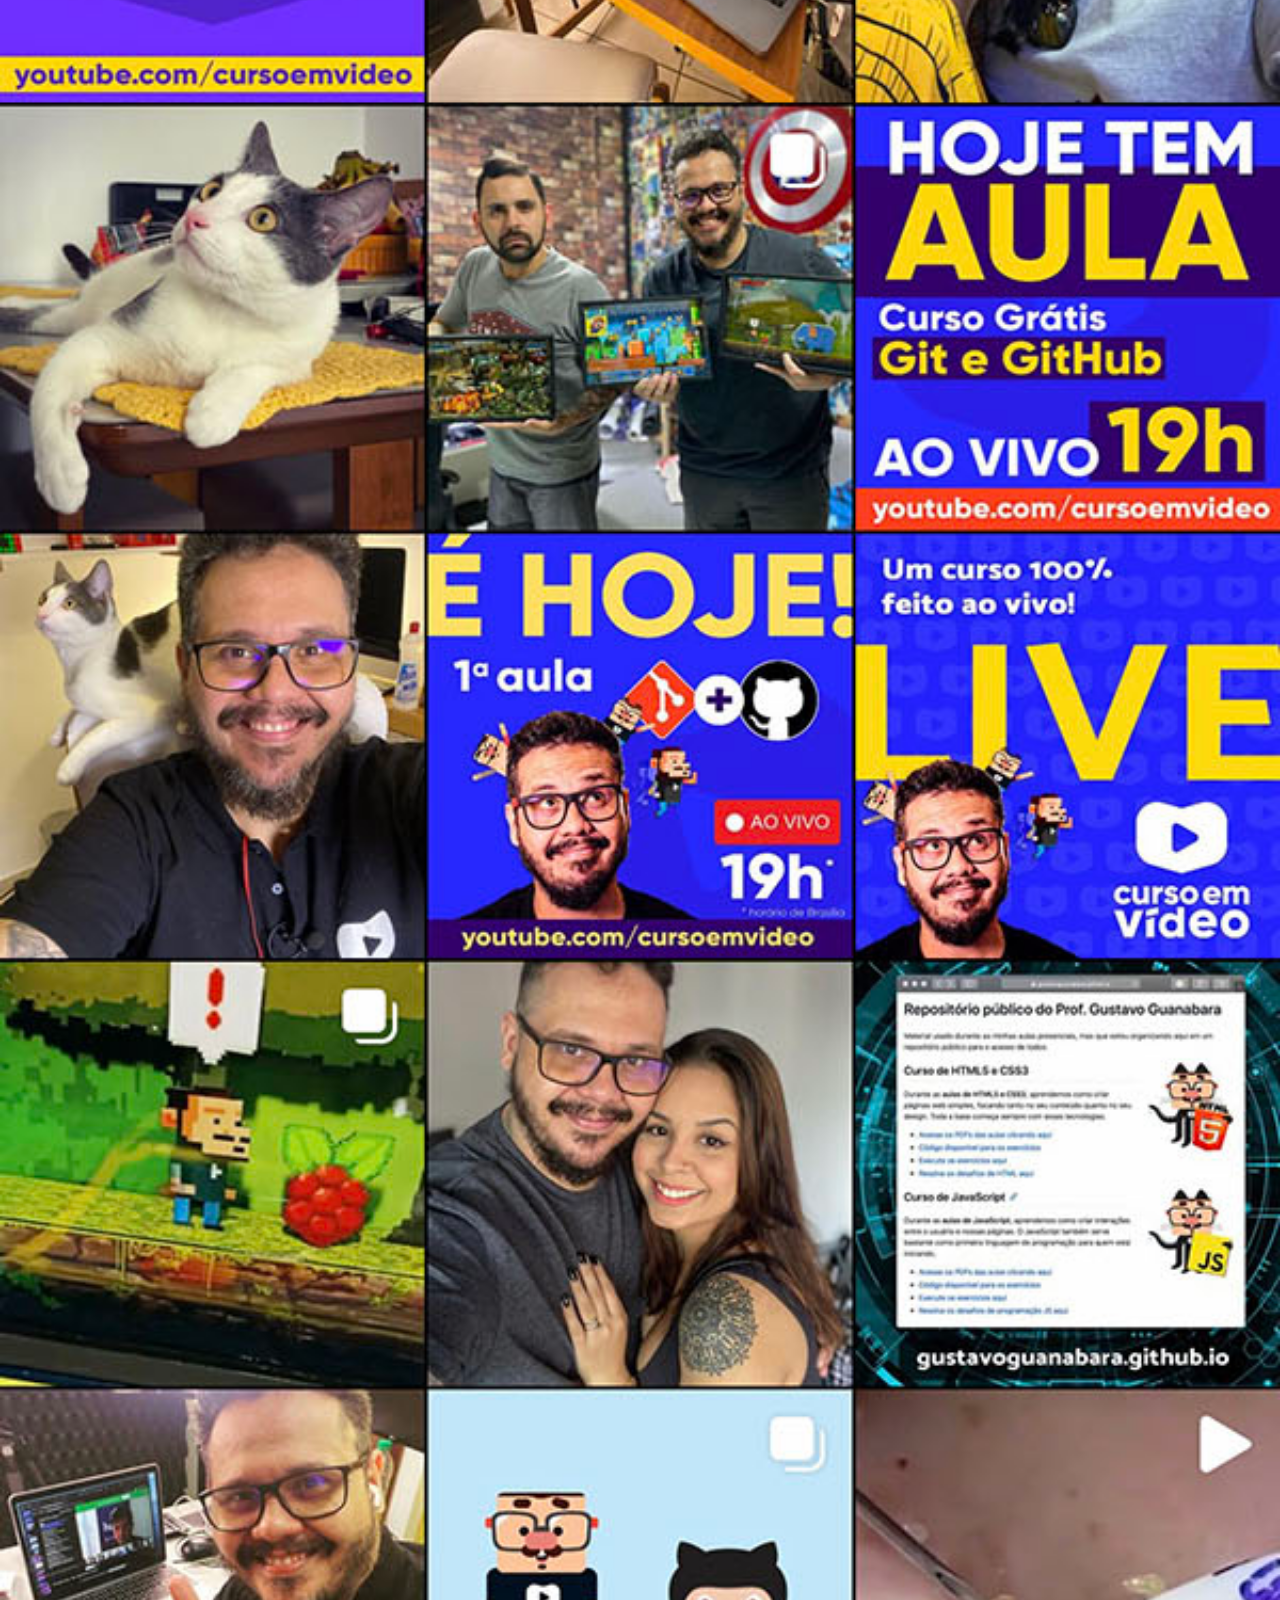
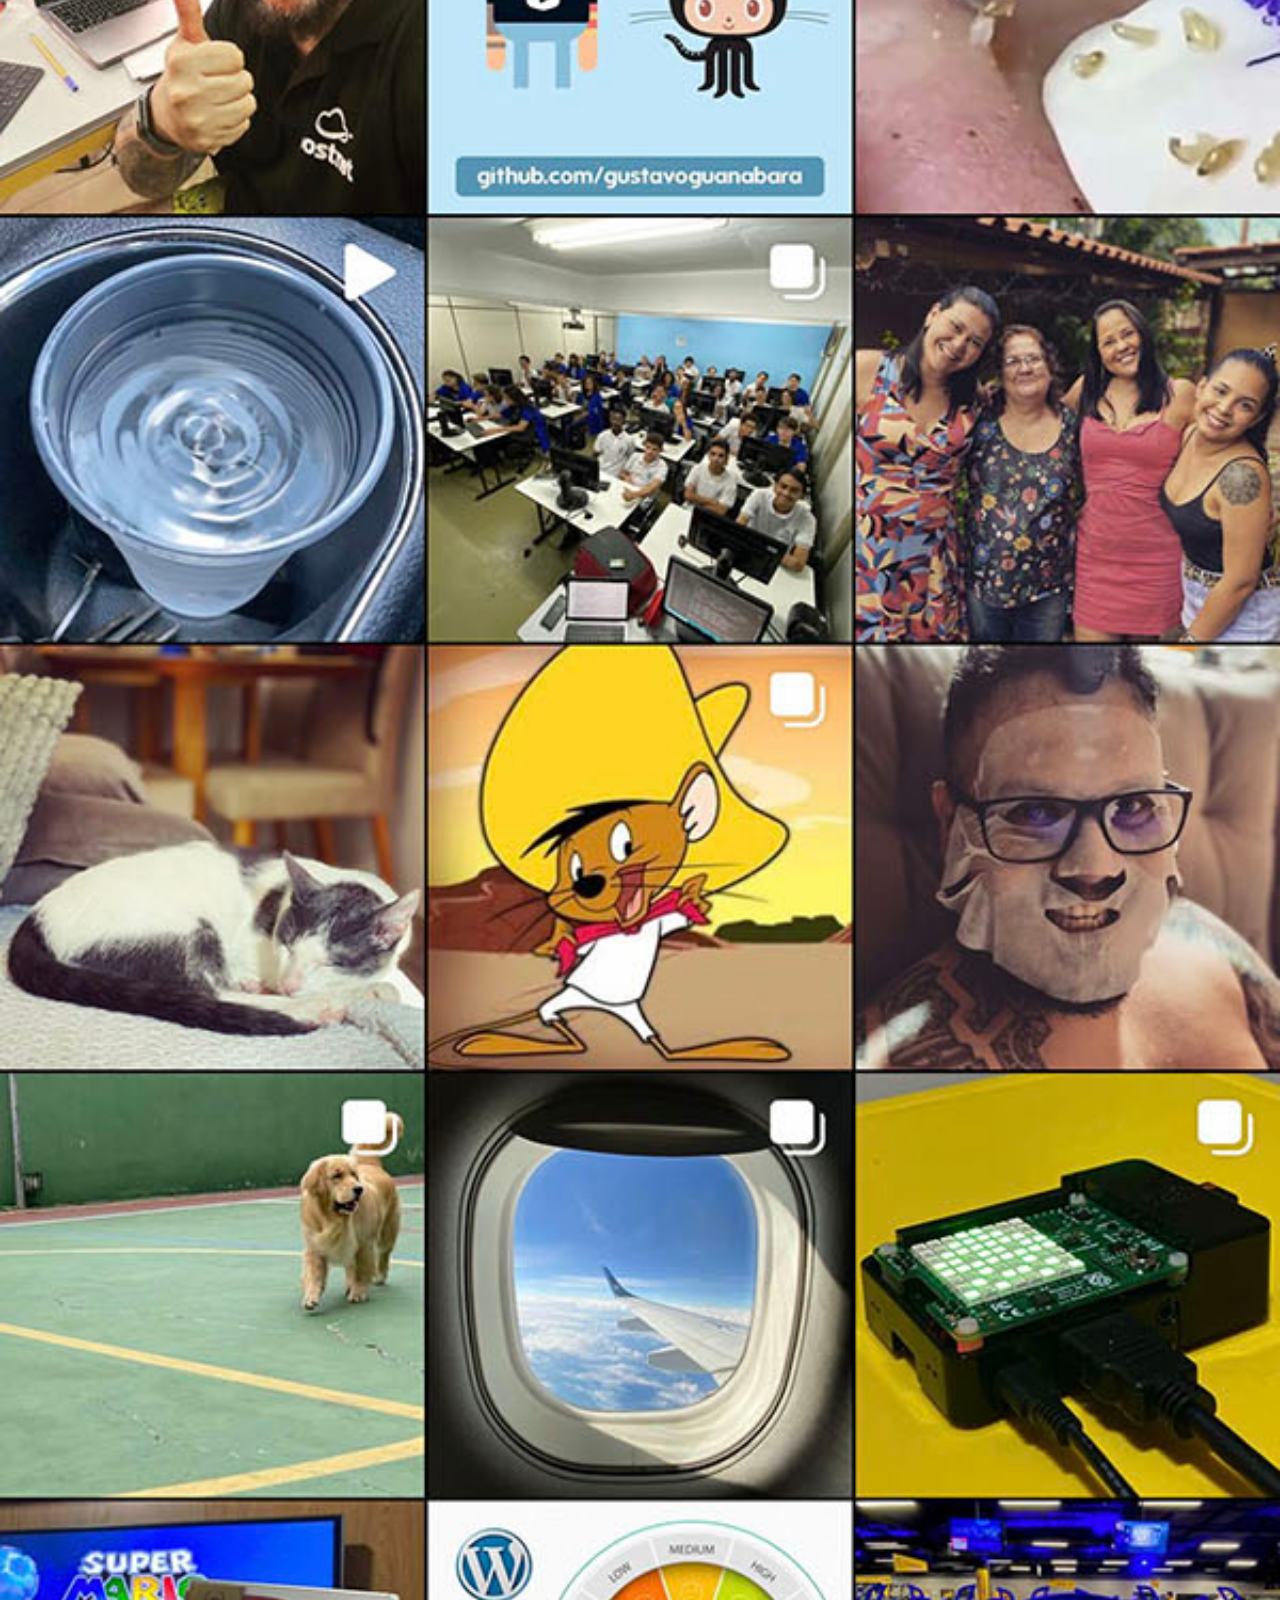
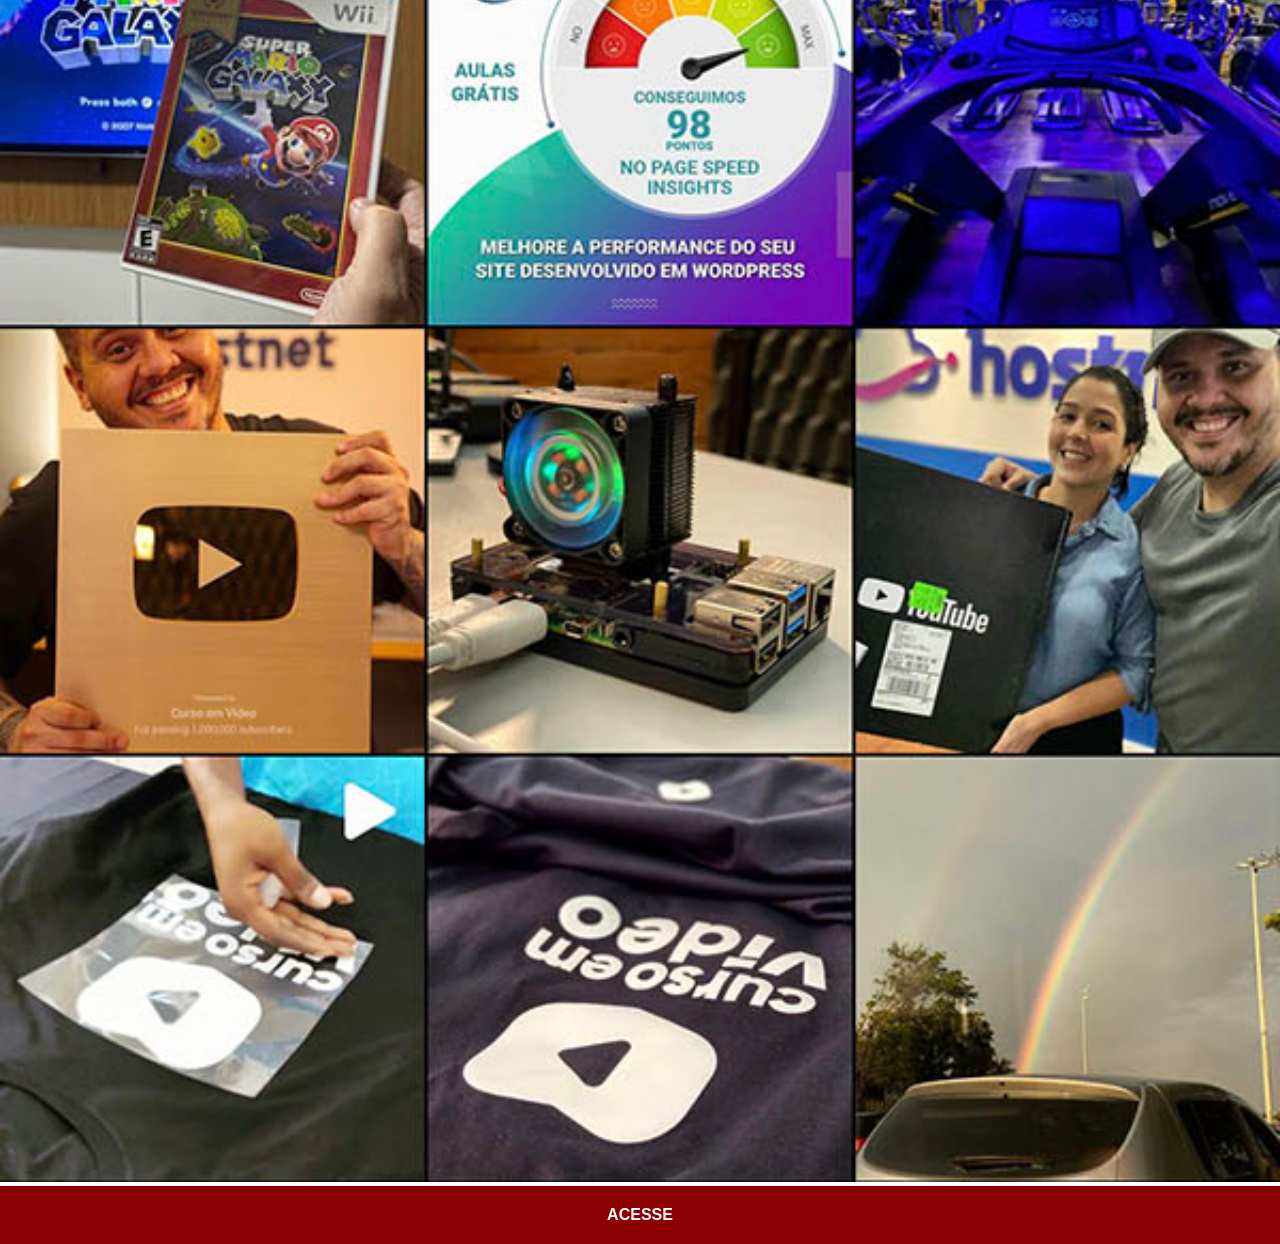
<file: instagram.html>
<!DOCTYPE html>
<html lang="pt-br">
<head>
    <meta charset="UTF-8">
    <meta name="viewport" content="width=device-width, initial-scale=1.0">
    <title>Document</title>
    <link rel="stylesheet" href="estilos/social.css">
</head>
<body>
    <img src="imagens/tela-instagram.jpg" alt="Instagram">
    <a href="https://www.instagram.com/gustavoguanabara/" target="_blank">ACESSE</a>
</body>
</html>
</file>
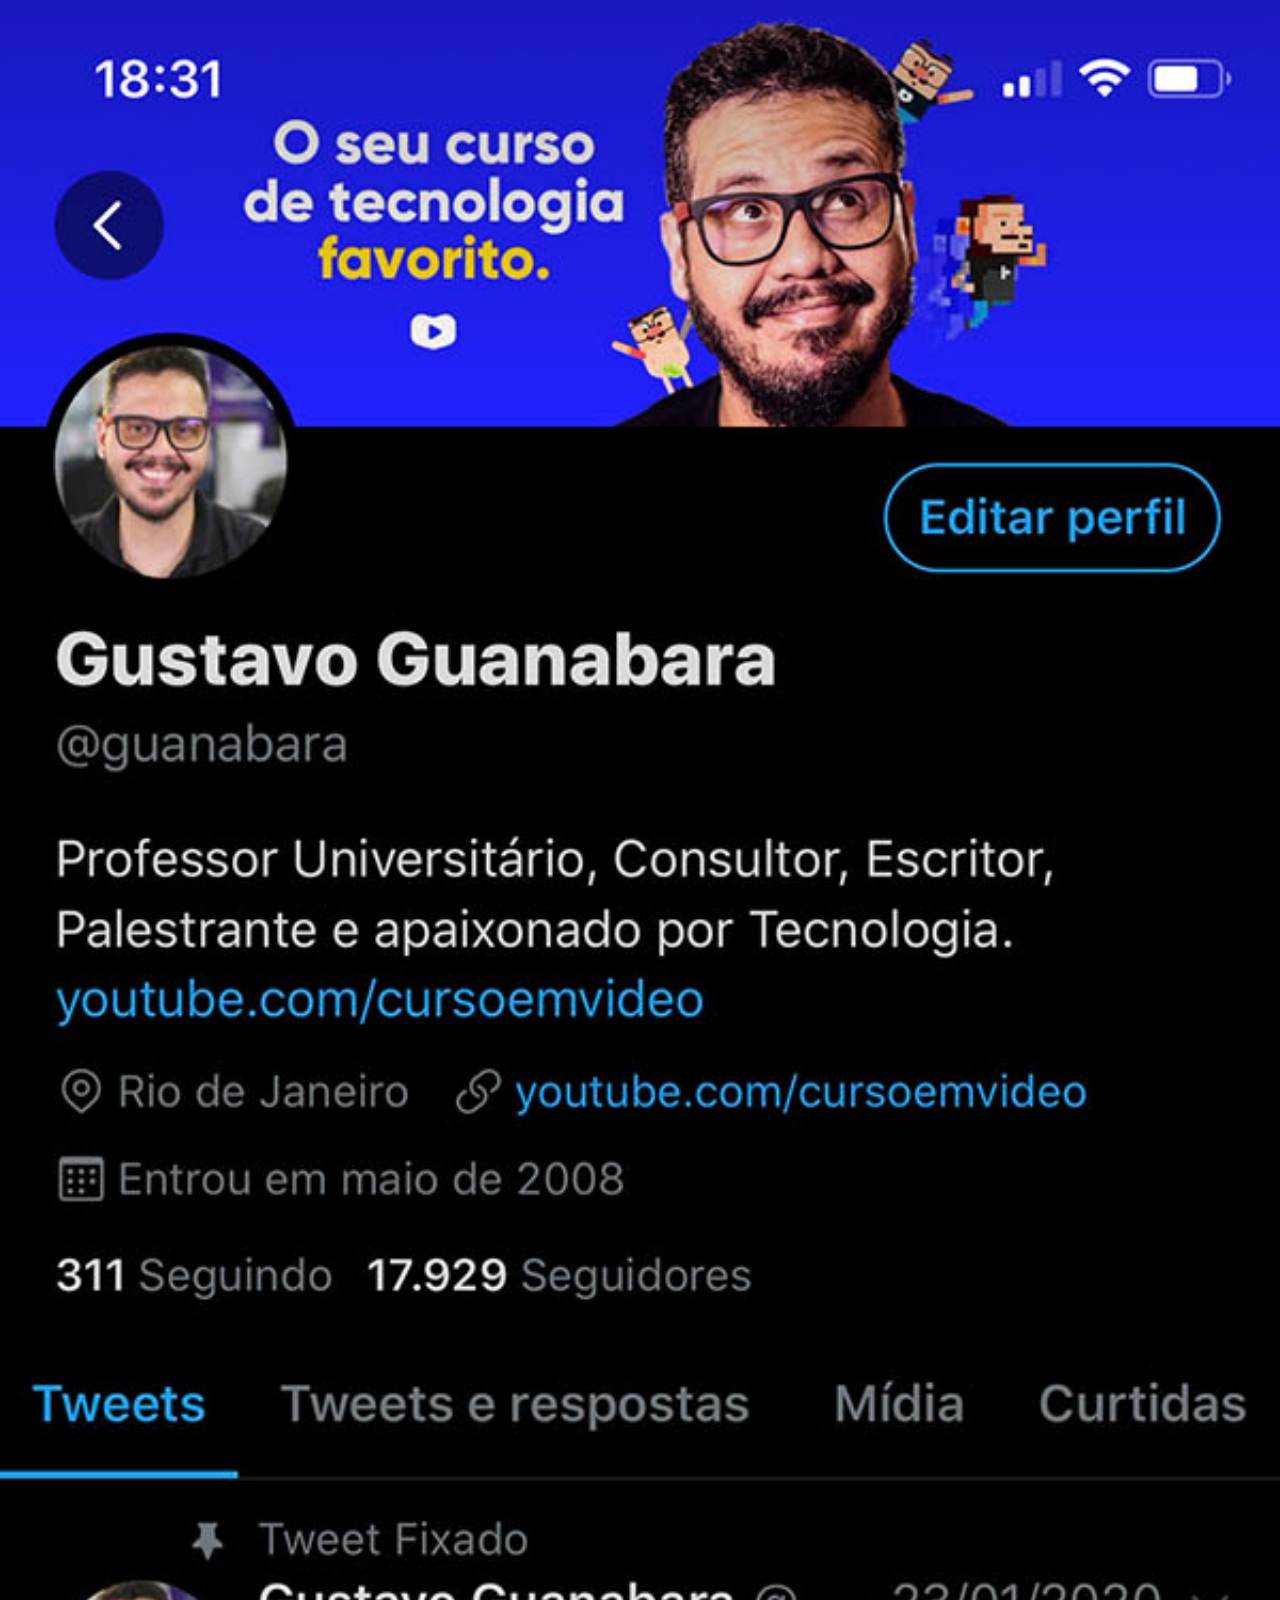
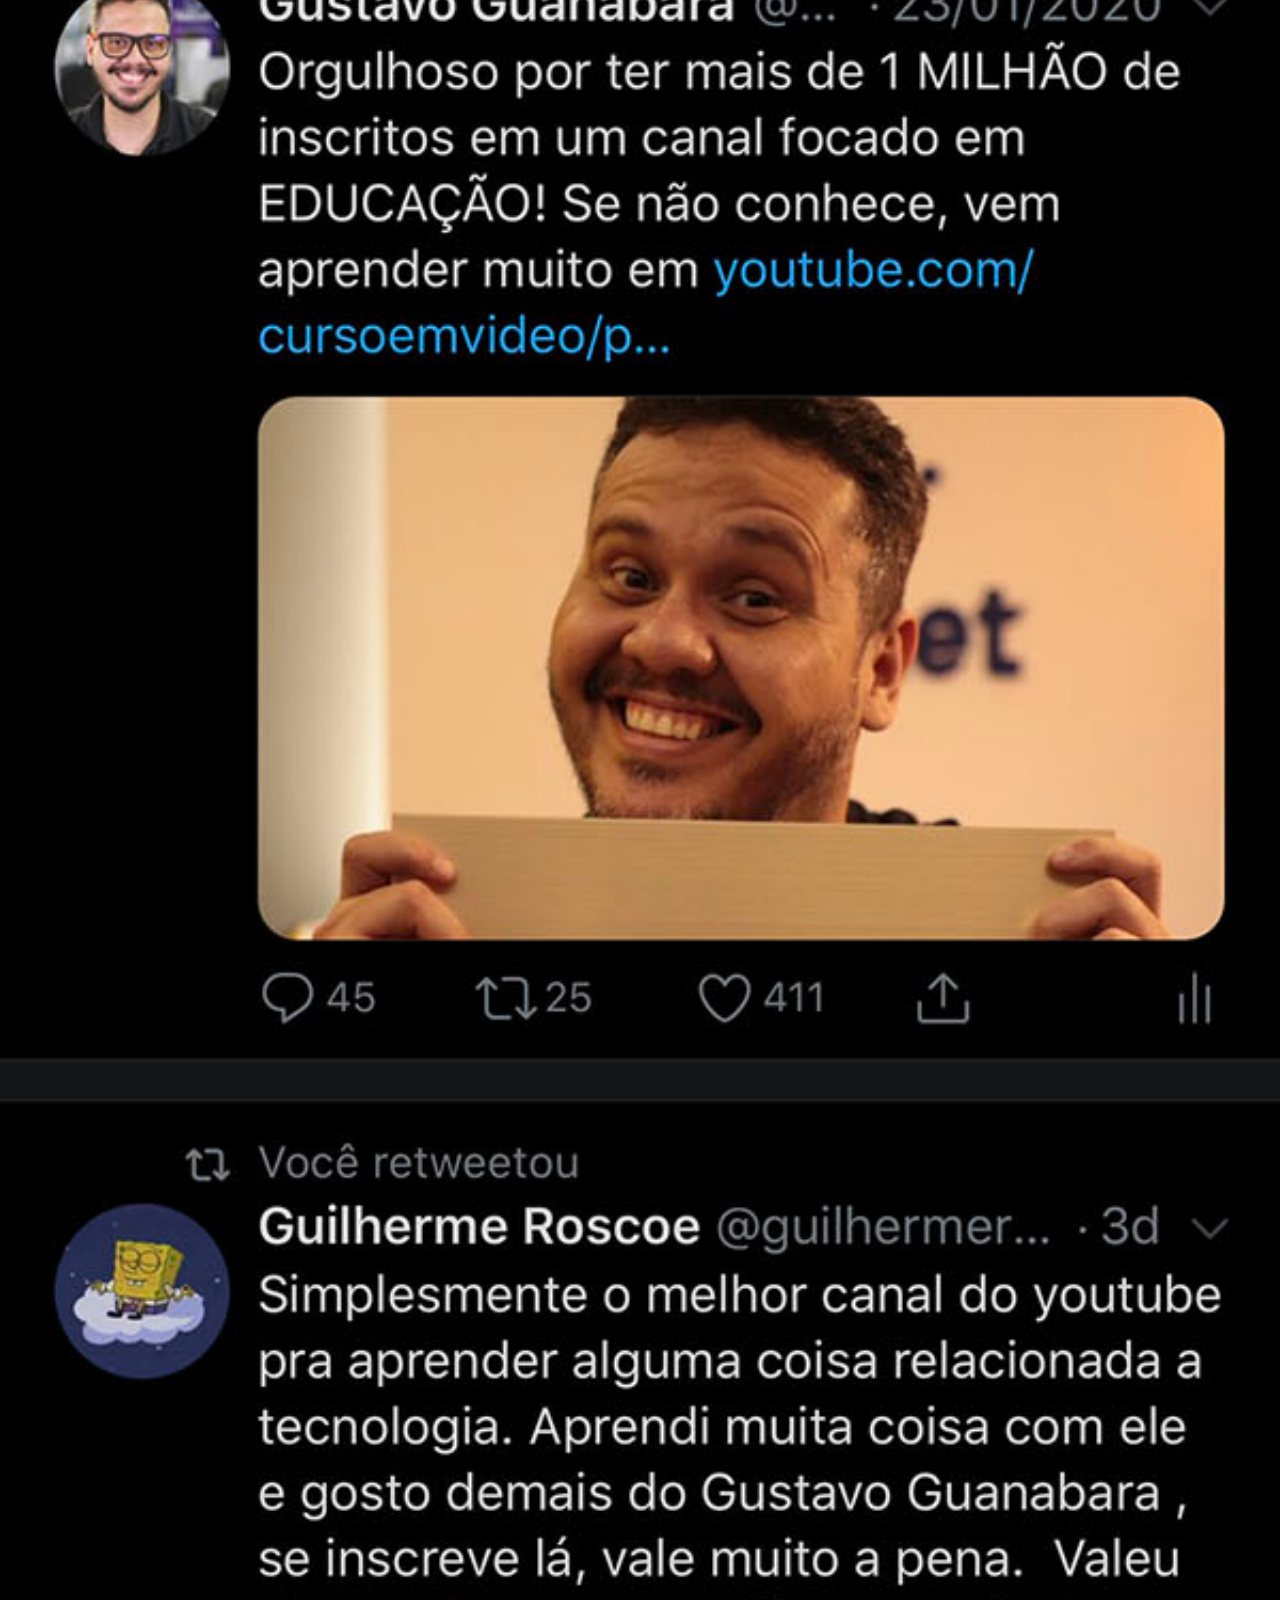
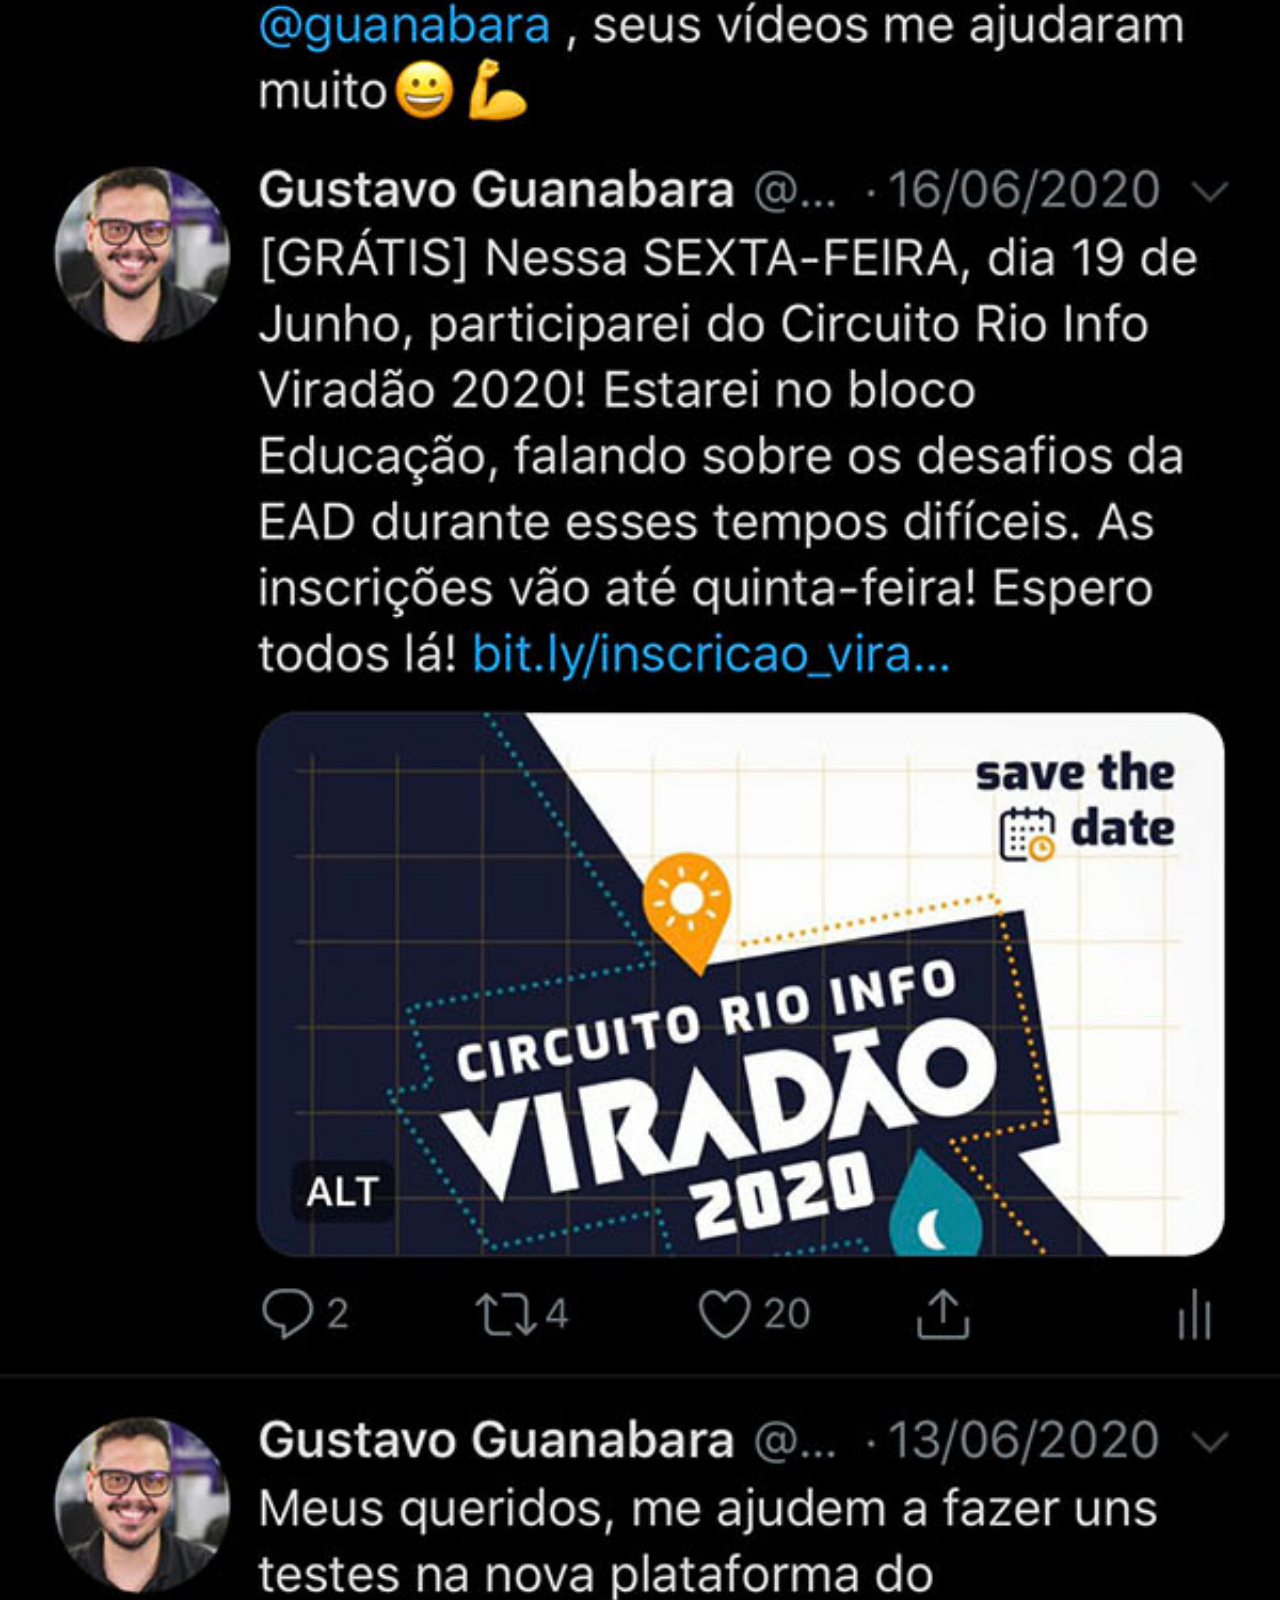
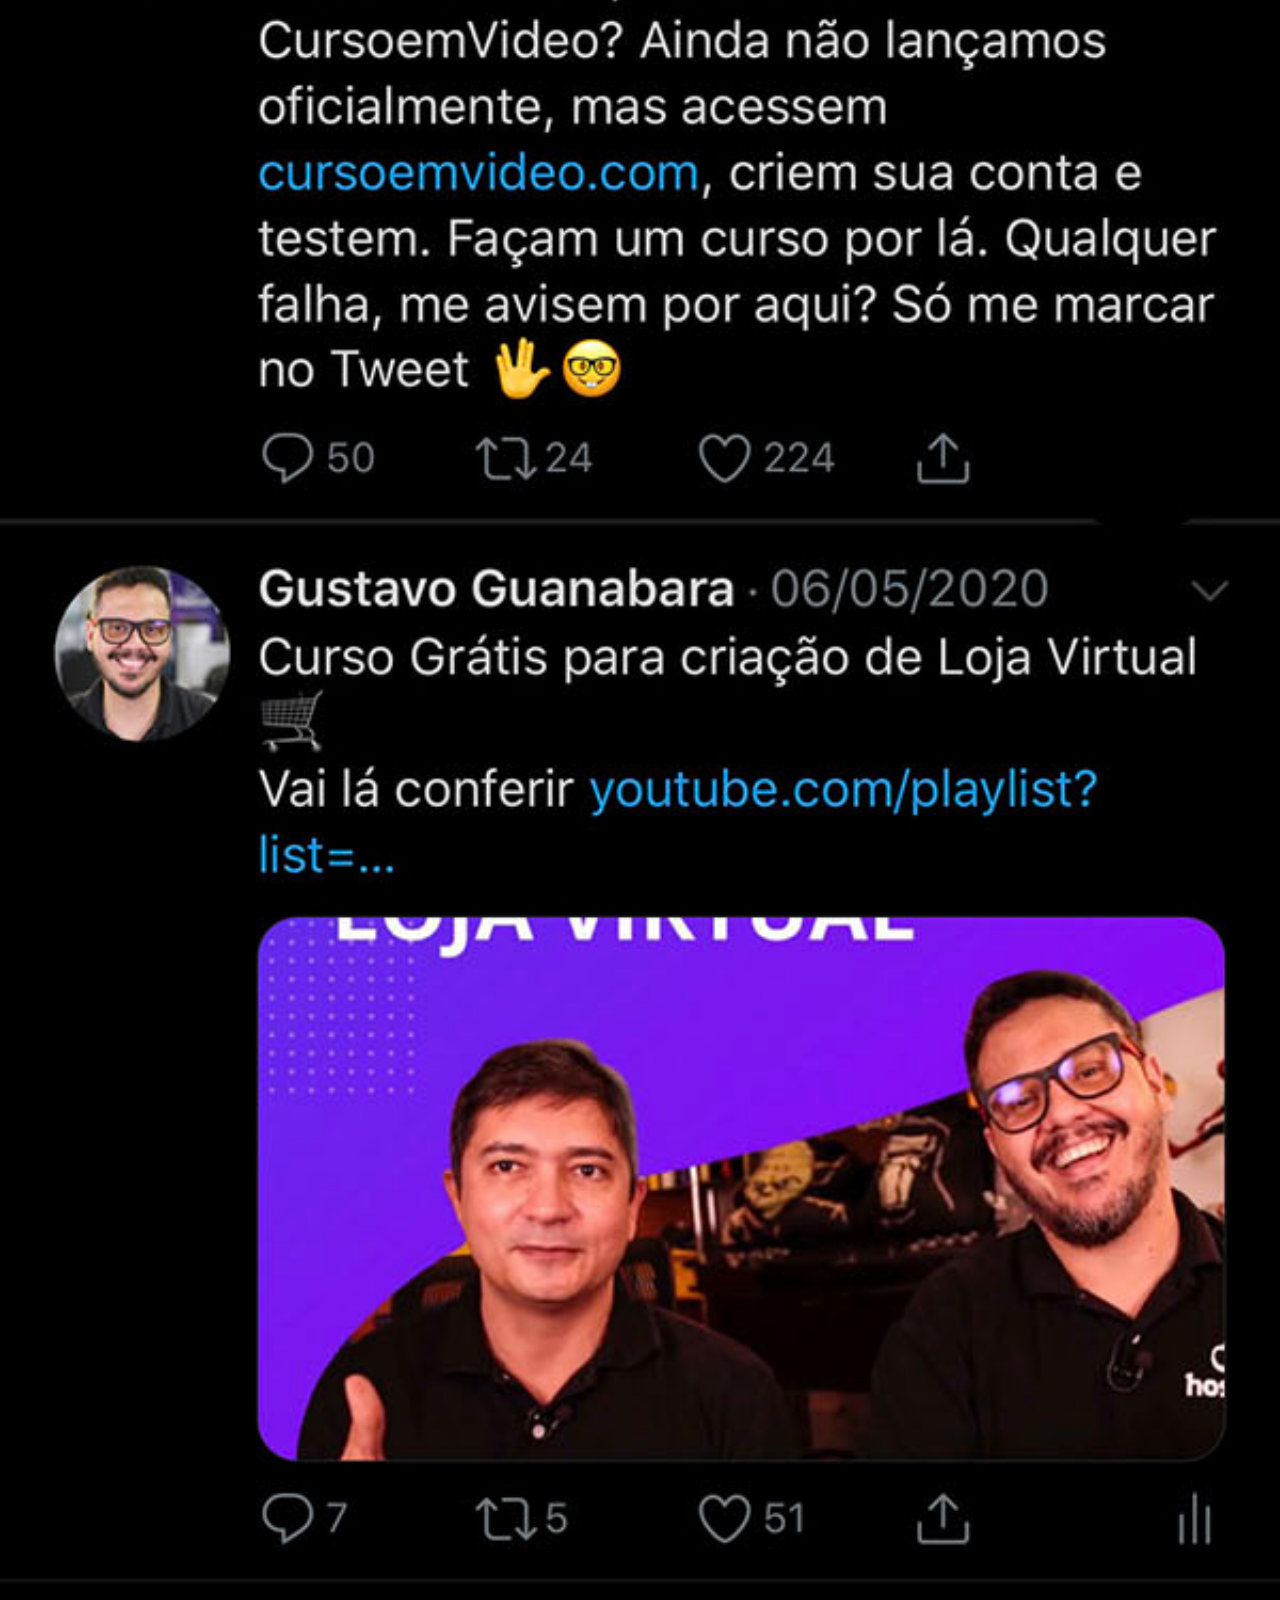
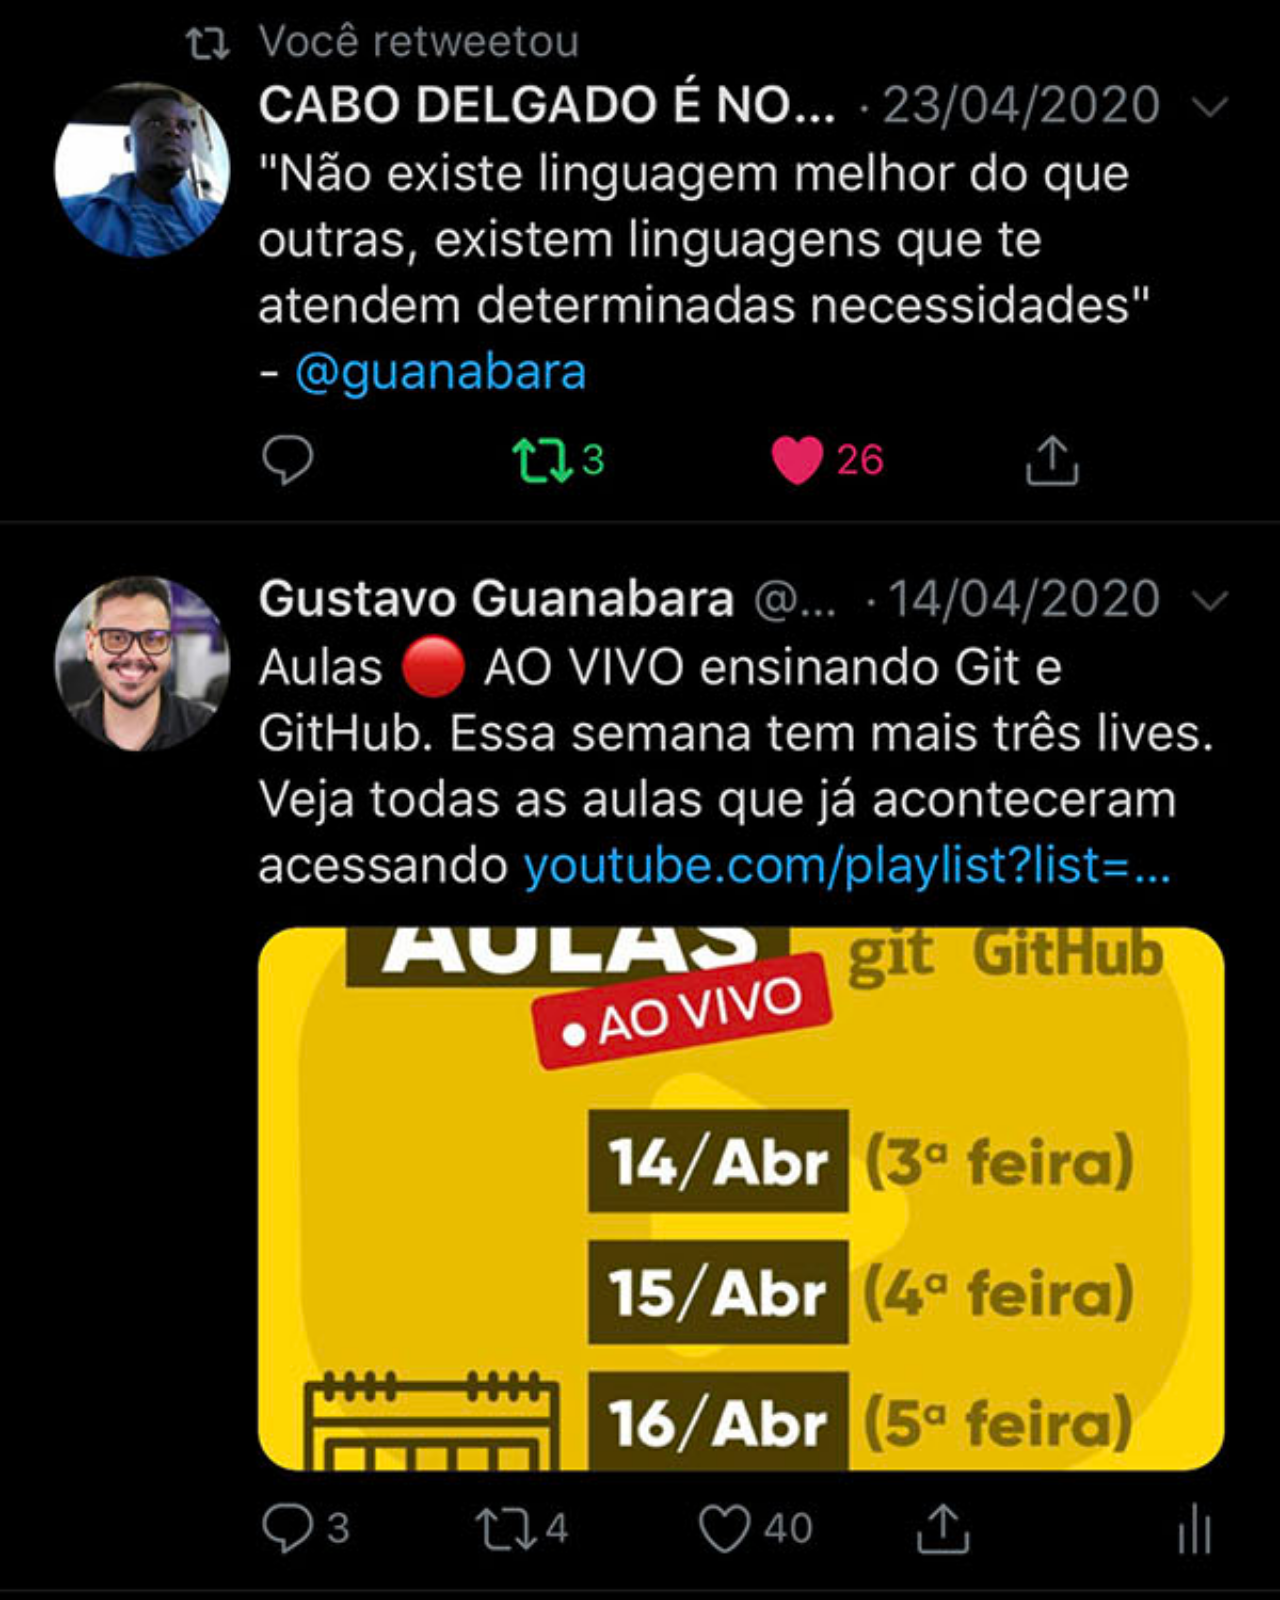
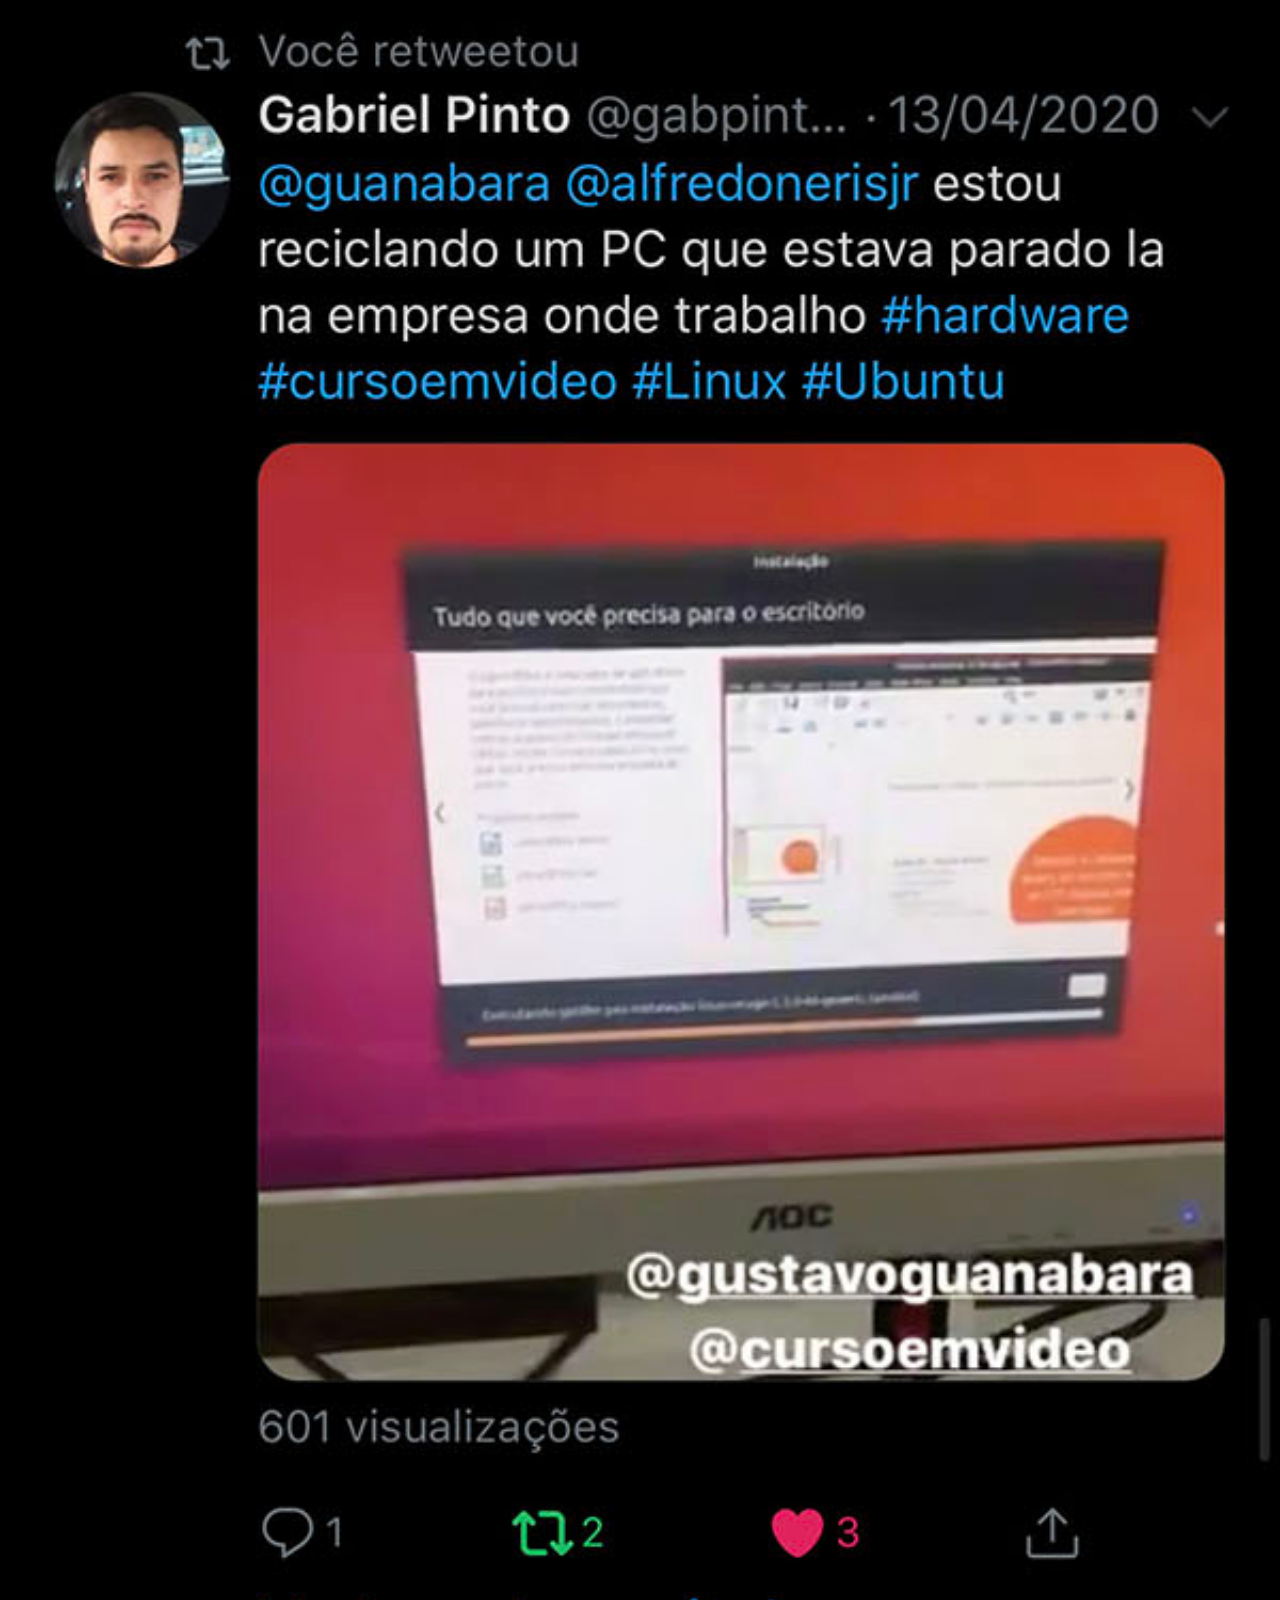
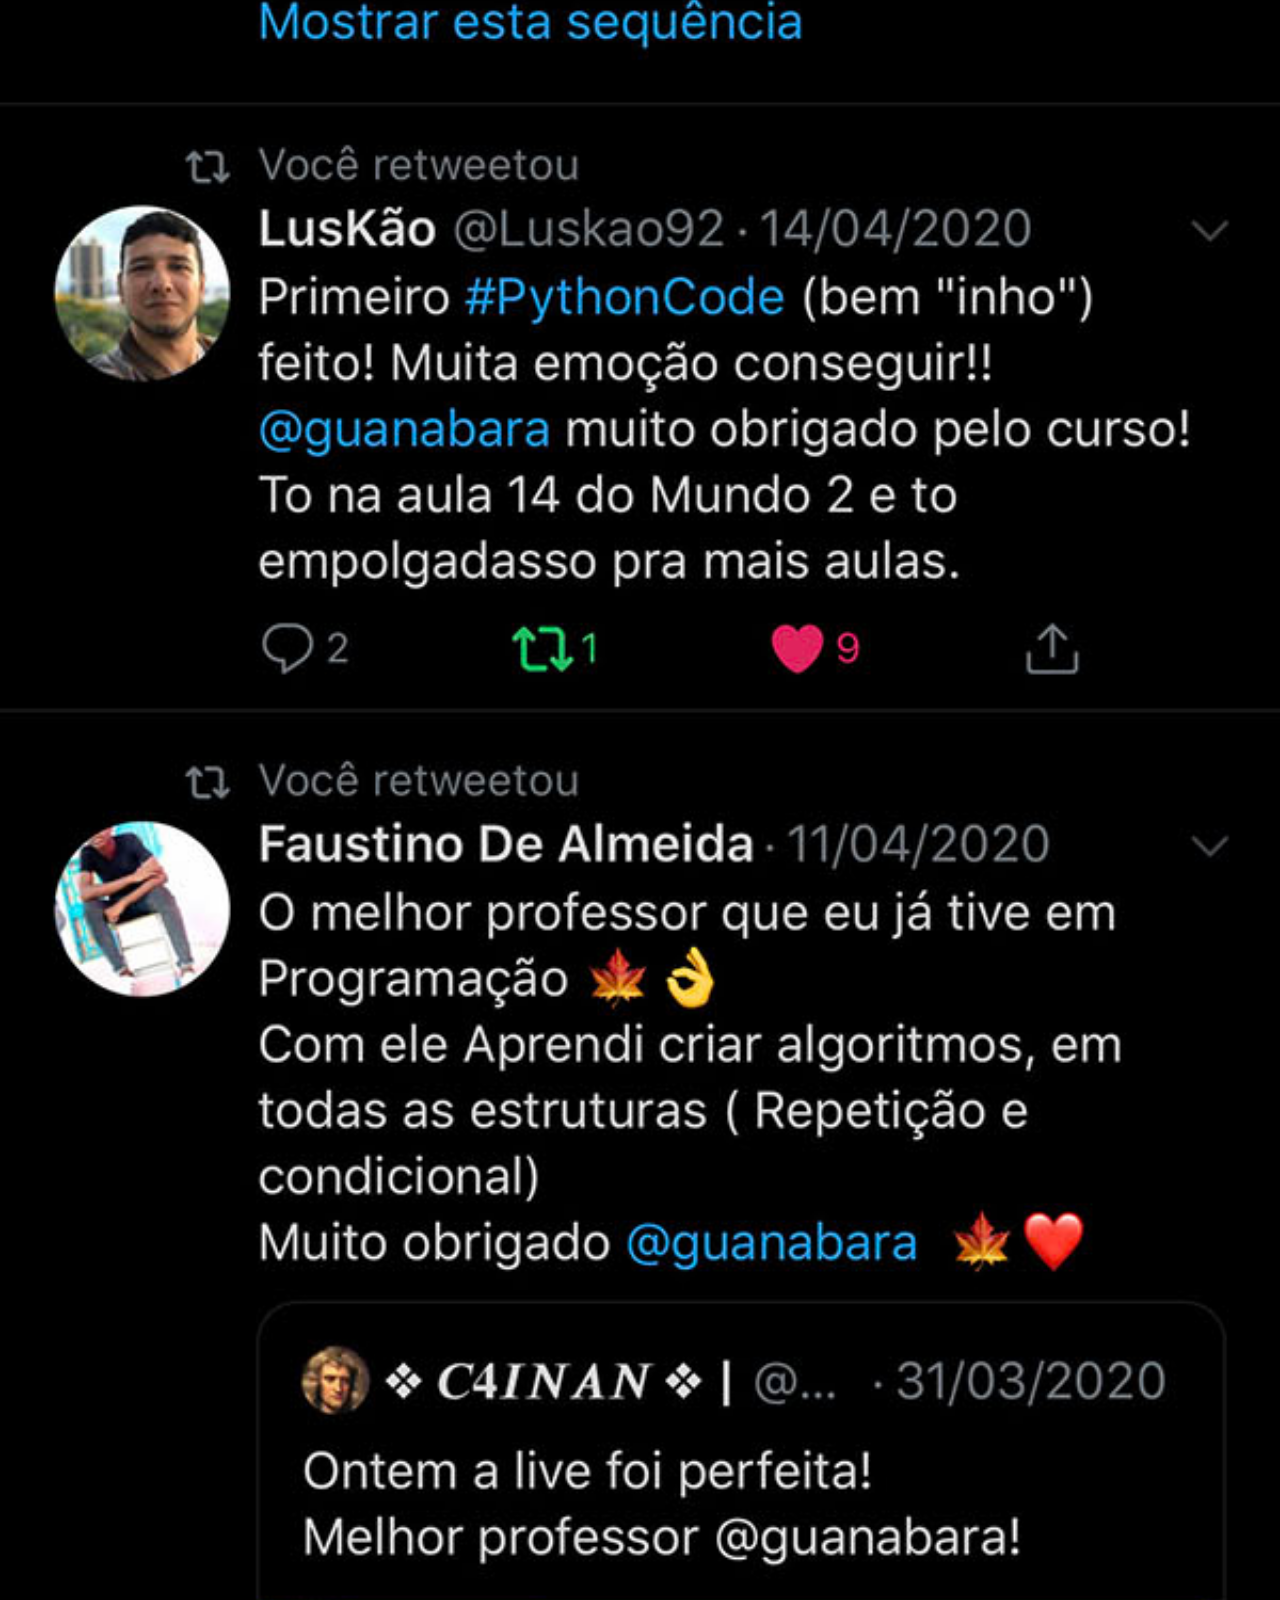
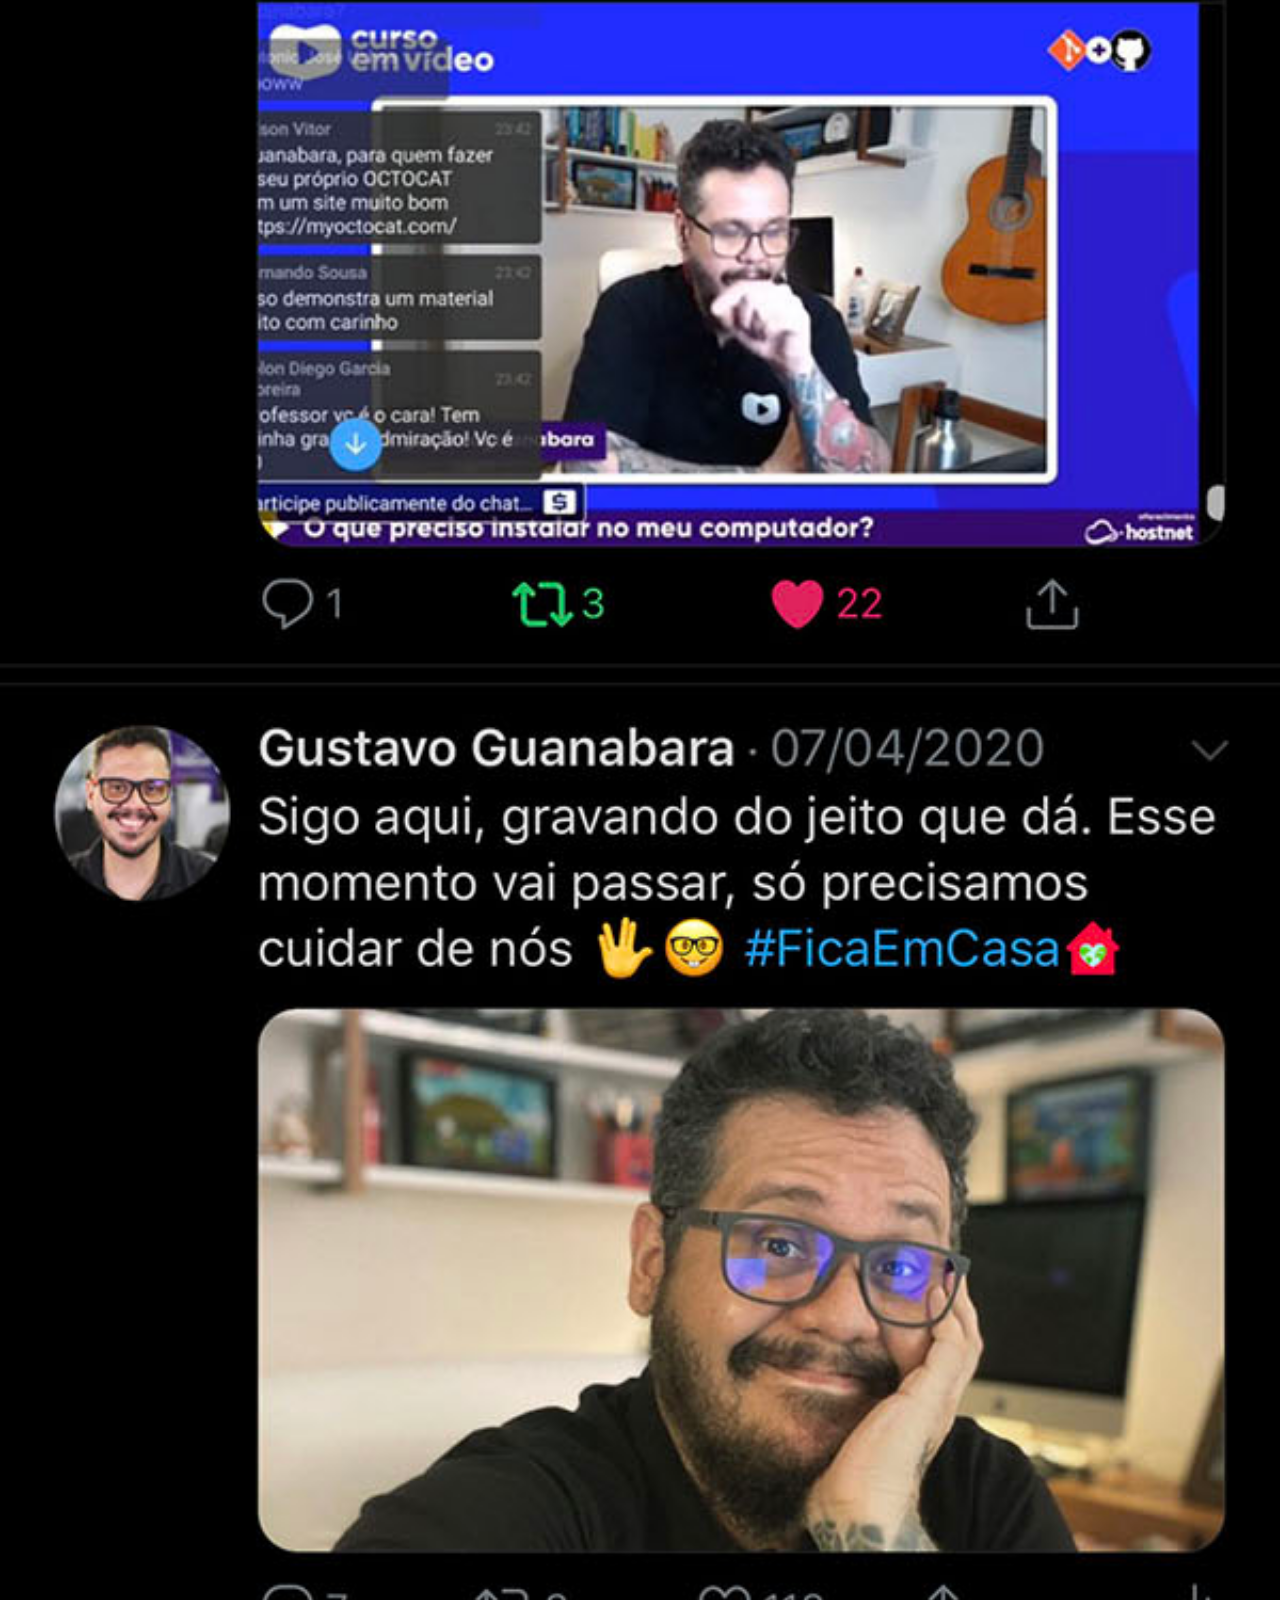
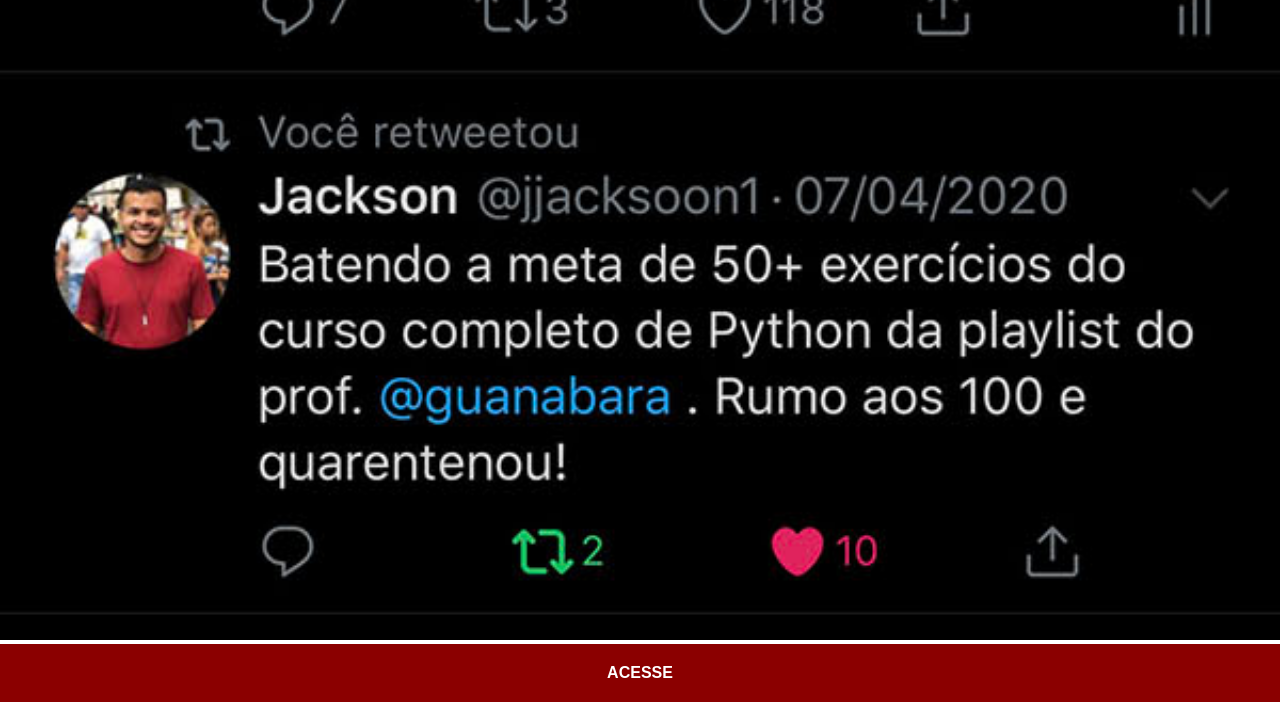
<file: twitter.html>
<!DOCTYPE html>
<html lang="pt-br">
<head>
    <meta charset="UTF-8">
    <meta name="viewport" content="width=device-width, initial-scale=1.0">
    <title>Twitter</title>
    <link rel="stylesheet" href="estilos/social.css">
</head>
<body>
    <img src="imagens/tela-twitter.jpg" alt="Twitter">
    <a href="https://x.com/guanabara" target="_blank">ACESSE</a>
</body>
</html>
</file>
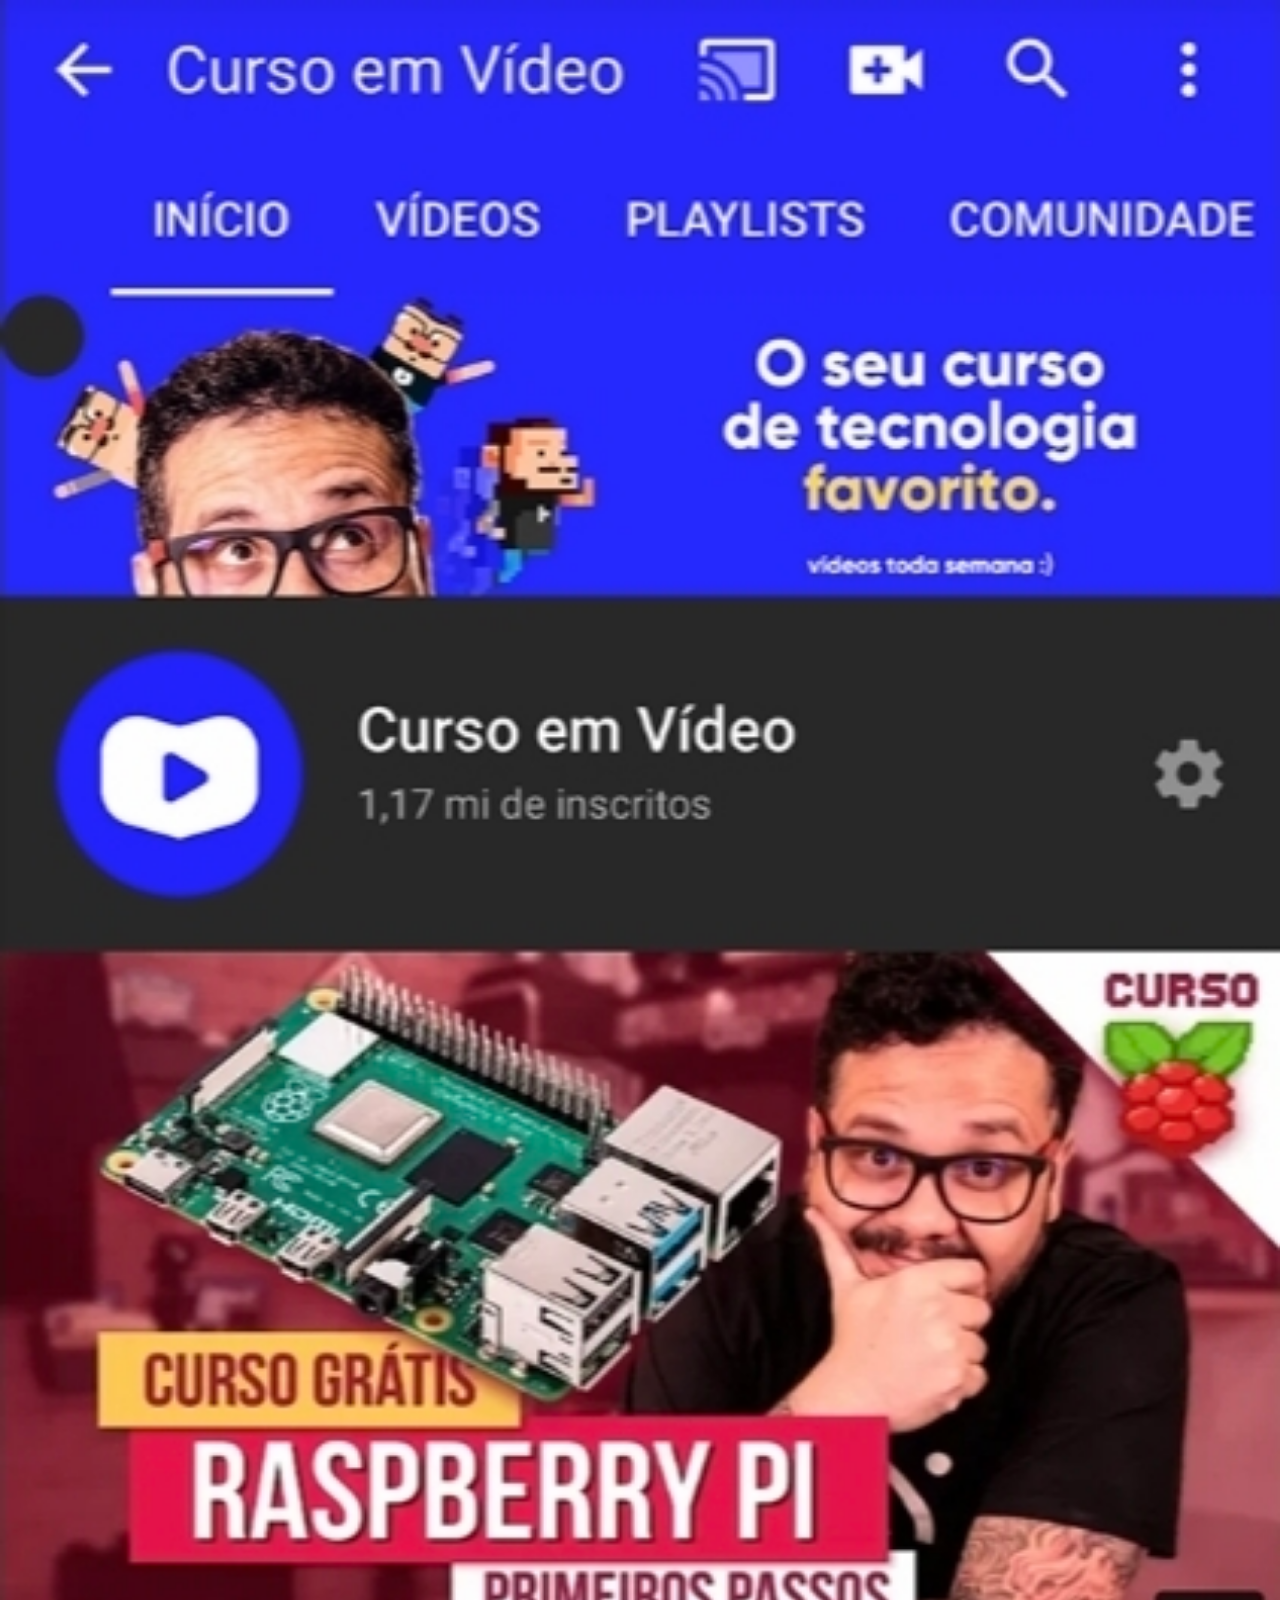
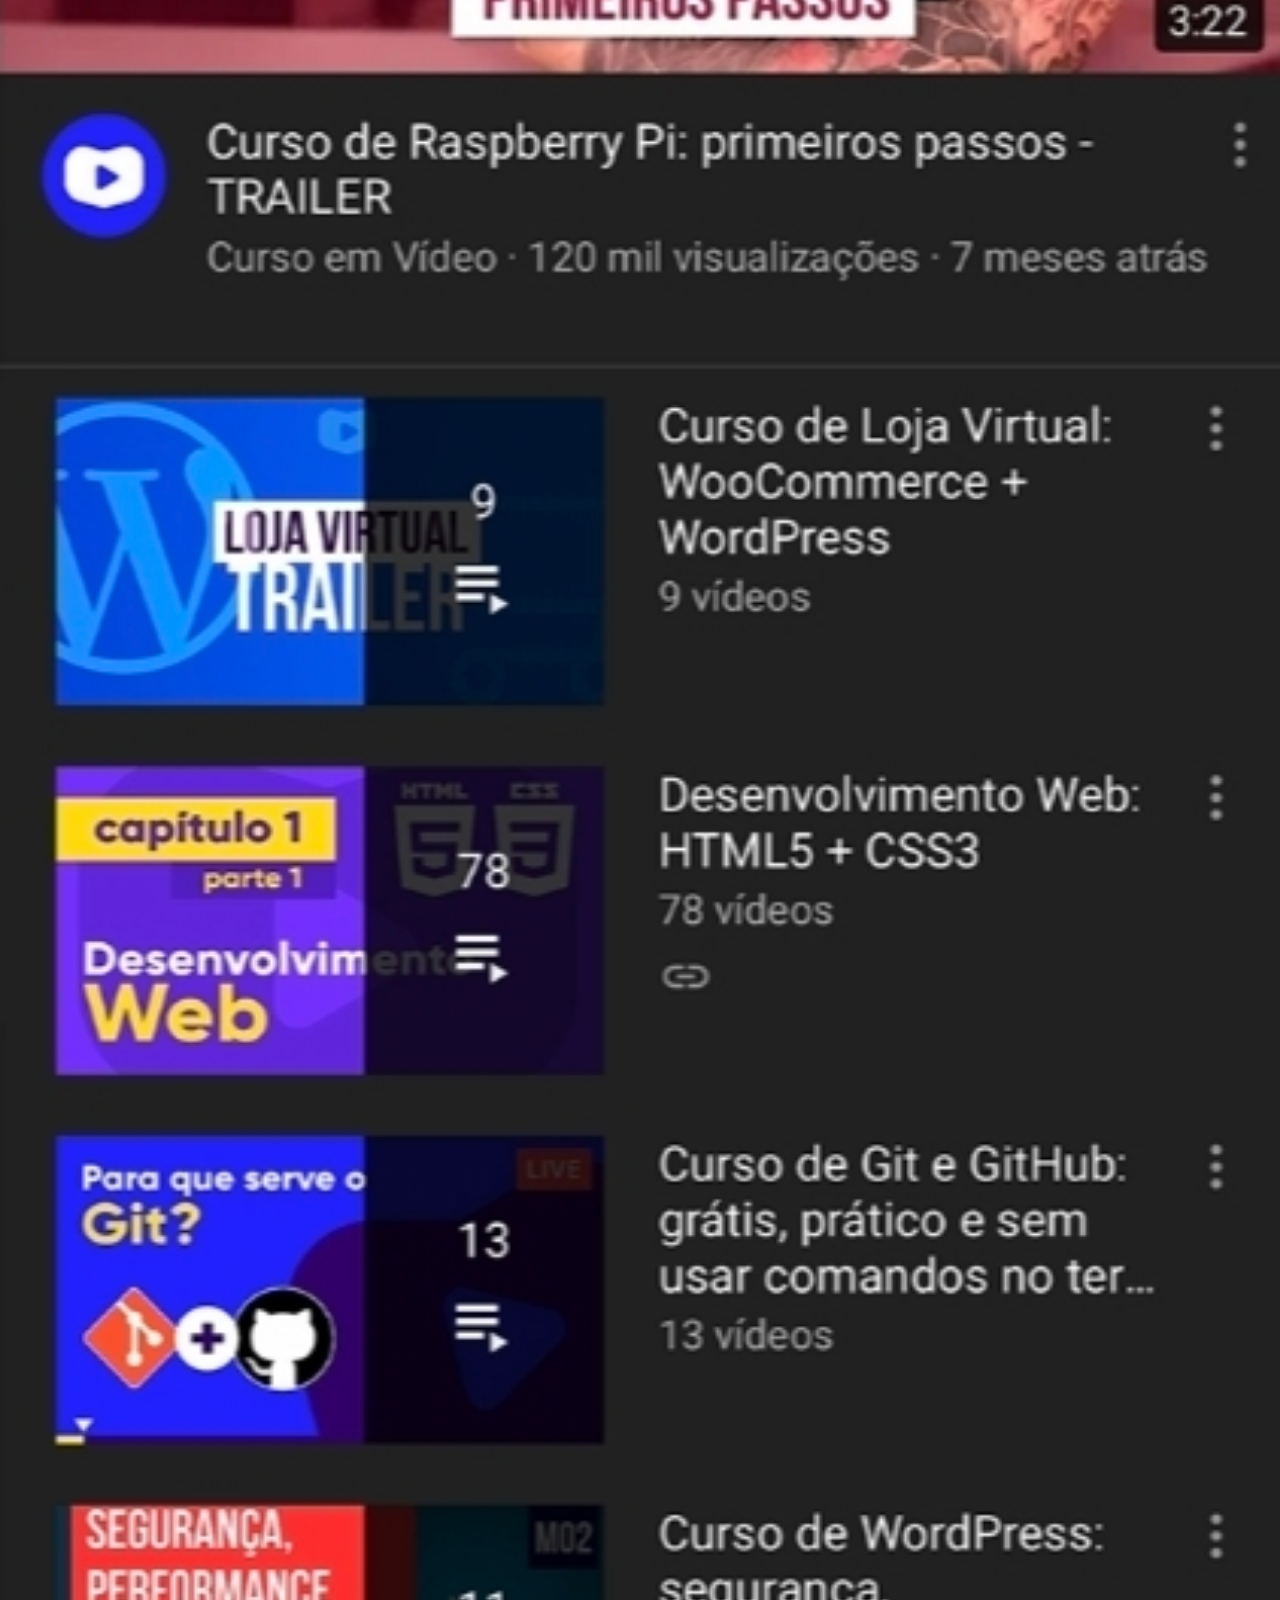
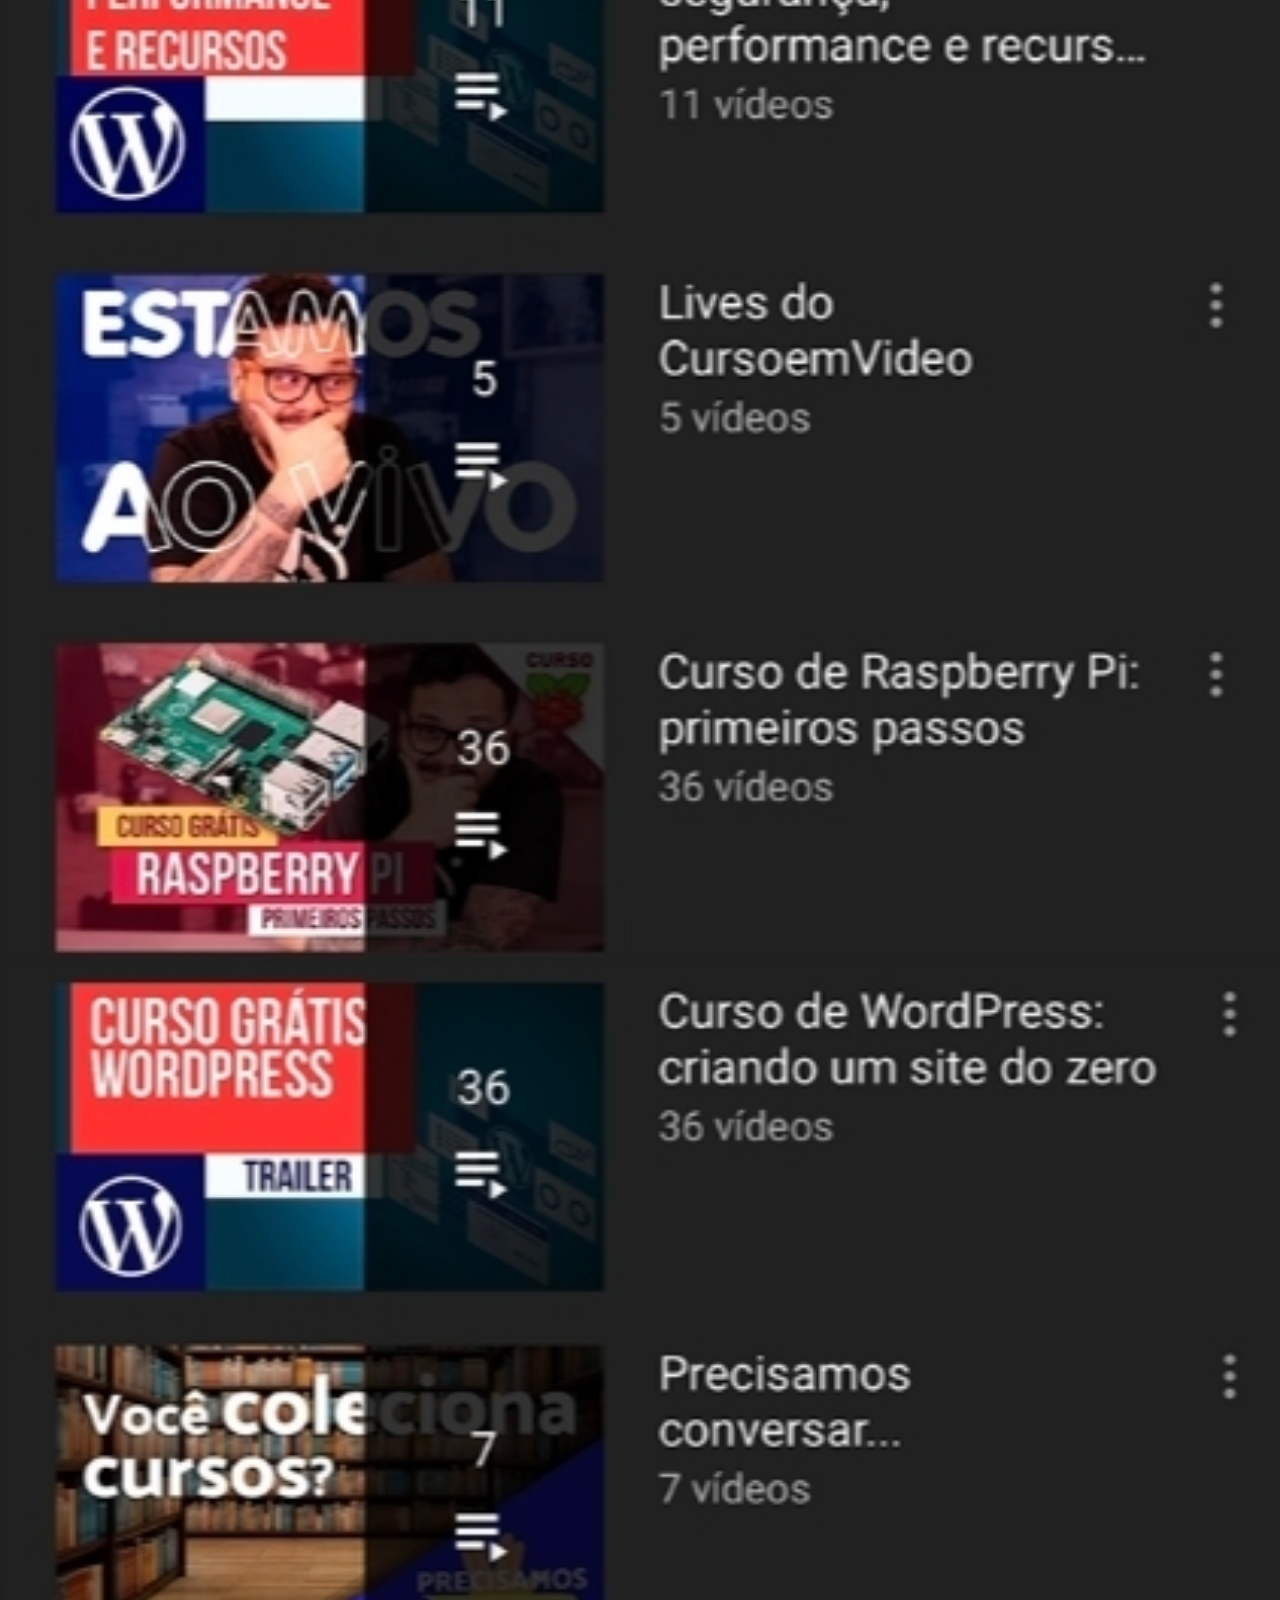
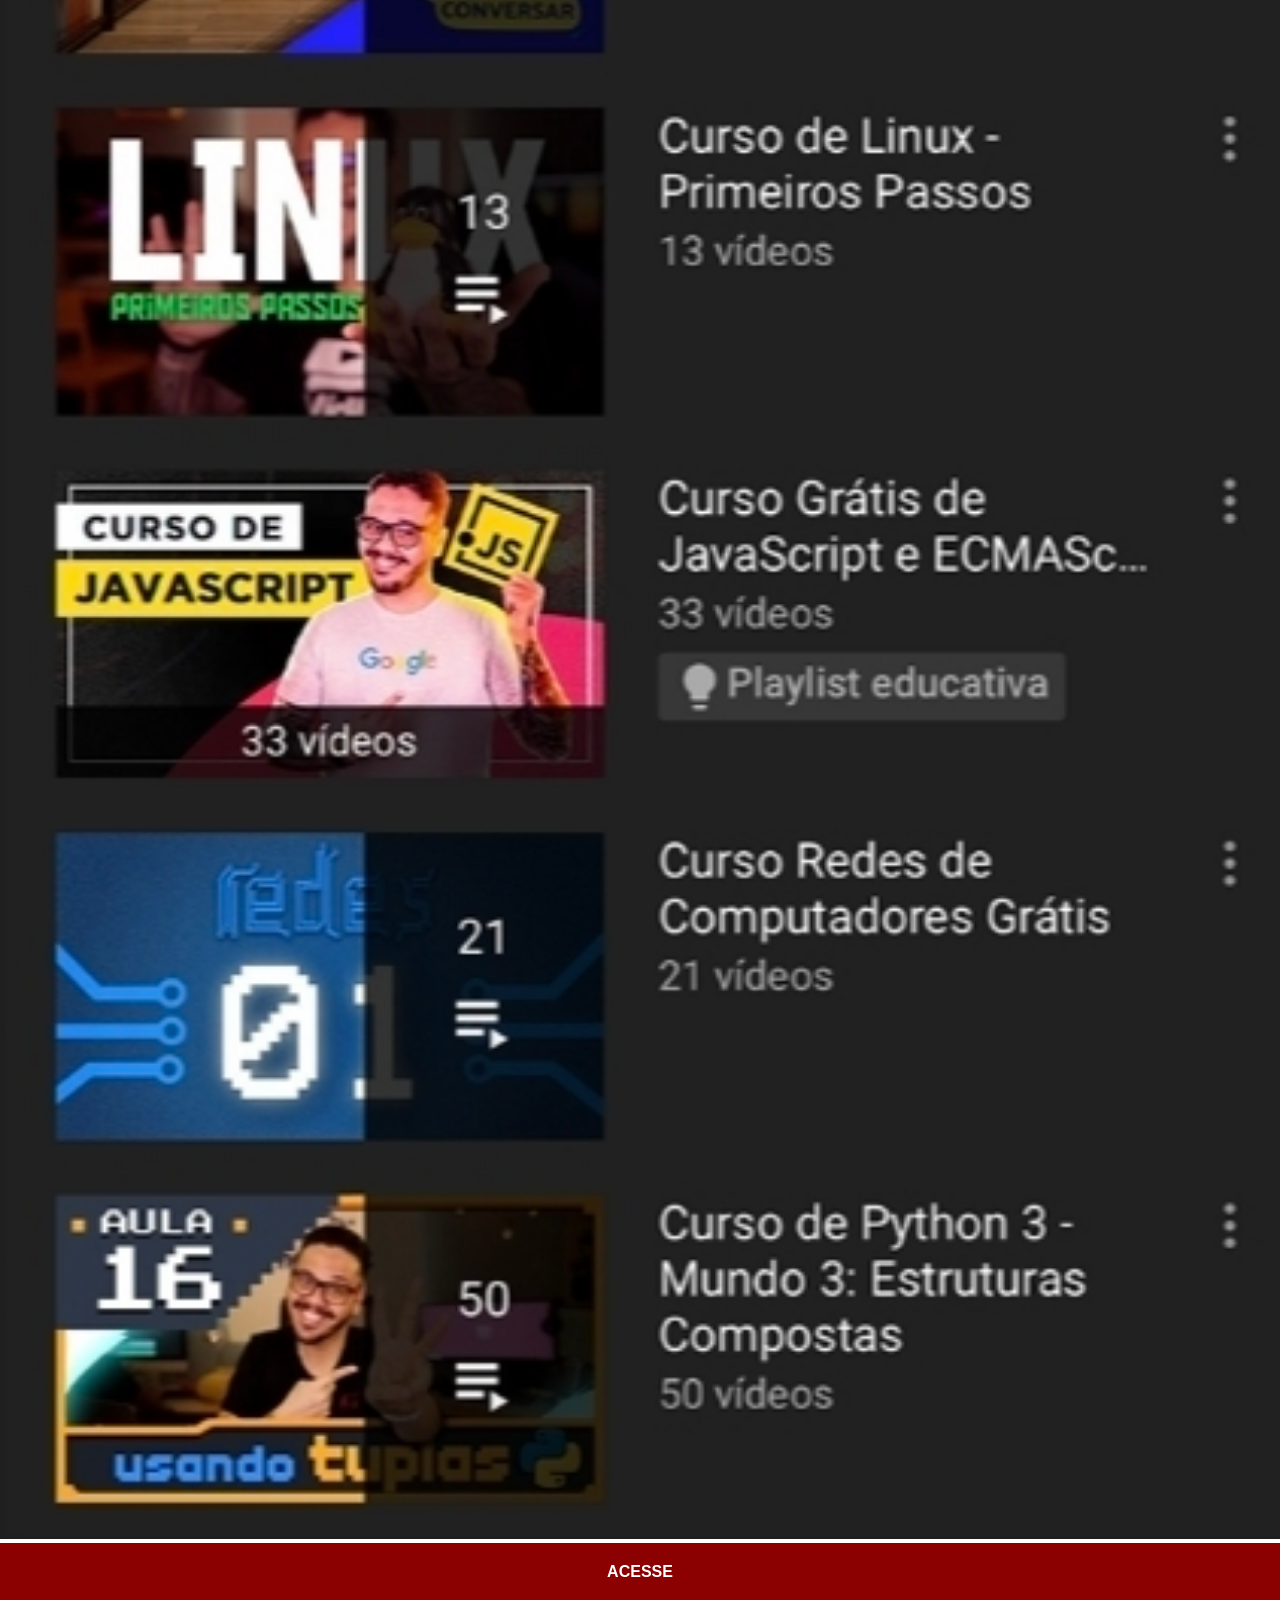
<file: youtube.html>
<!DOCTYPE html>
<html lang="pt-br">
<head>
    <meta charset="UTF-8">
    <meta name="viewport" content="width=device-width, initial-scale=1.0">
    <title>Document</title>
    <link rel="stylesheet" href="estilos/social.css">
</head>
<body>
   <img src="imagens/tela-youtube.jpg" alt="Youtube">
   <a href="https://www.youtube.com/@cursoemvideo/playlists" target="_blank">ACESSE</a>
</body>
</html>
</file>
<file: estilos/style.css>
@charset "UTF-8";

*{
    margin: 0px;
    padding: 0px;
    font-family: Arial, Helvetica, sans-serif;
}

html, body{
    height: 100vh;
    width: 100vw;
    background-color: black;
}

body{
    background: url('../imagens/fundo-madeira.jpg') no-repeat top center;
    background-size: cover;
    background-attachment: fixed;
}

main{
    position: relative;
    height: 100vh;
}

section#telefone{
    position: absolute;
    top: 50%;
    left: 50%;
    transform: translate(-50%, -50%);
    height: 627px;
    width: 400px;
    background:  url('../imagens/frame-iphone.png') no-repeat;
}

iframe#tela{
    position: relative;
    top: 81px;
    left: 75px;
    width: 264px;
    height: 446px;
}

section#redes-sociais{
    text-align: right;
}

section#redes-sociais img{
    width: 50px;
    margin: 10px;
    border-radius: 50%;
    box-shadow: 2px 2px 5px rgba(0, 0, 0, 0.400);
    box-sizing: border-box;
}

section#redes-sociais img:hover{
    border: 2px solid rgba(255, 255, 255, 0.637);
    transform: translate(-3px, -3px);
    box-shadow: 5px 5px 10px rgba(0, 0, 0, 0.623);
    transition: transform 0.5s, border 0.5s;
}
</file>
<file: estilos/social.css>
@charset "UFT-8";

        *{
            margin: 0px;
            padding: 0px;
            font-family: Arial, Helvetica, sans-serif;
        }

        ::-webkit-scrollbar{
            width: 0px;
            height: 0px;
        }
        img{
            width: 100vw;
        }

        a{
            display: block;
            background-color: darkred;
            color: white;
            padding: 20px;
            text-align: center;
            font-weight: bolder;
            text-decoration: none;
        }

        a:hover{
            background-color: red;
        }
</file>
